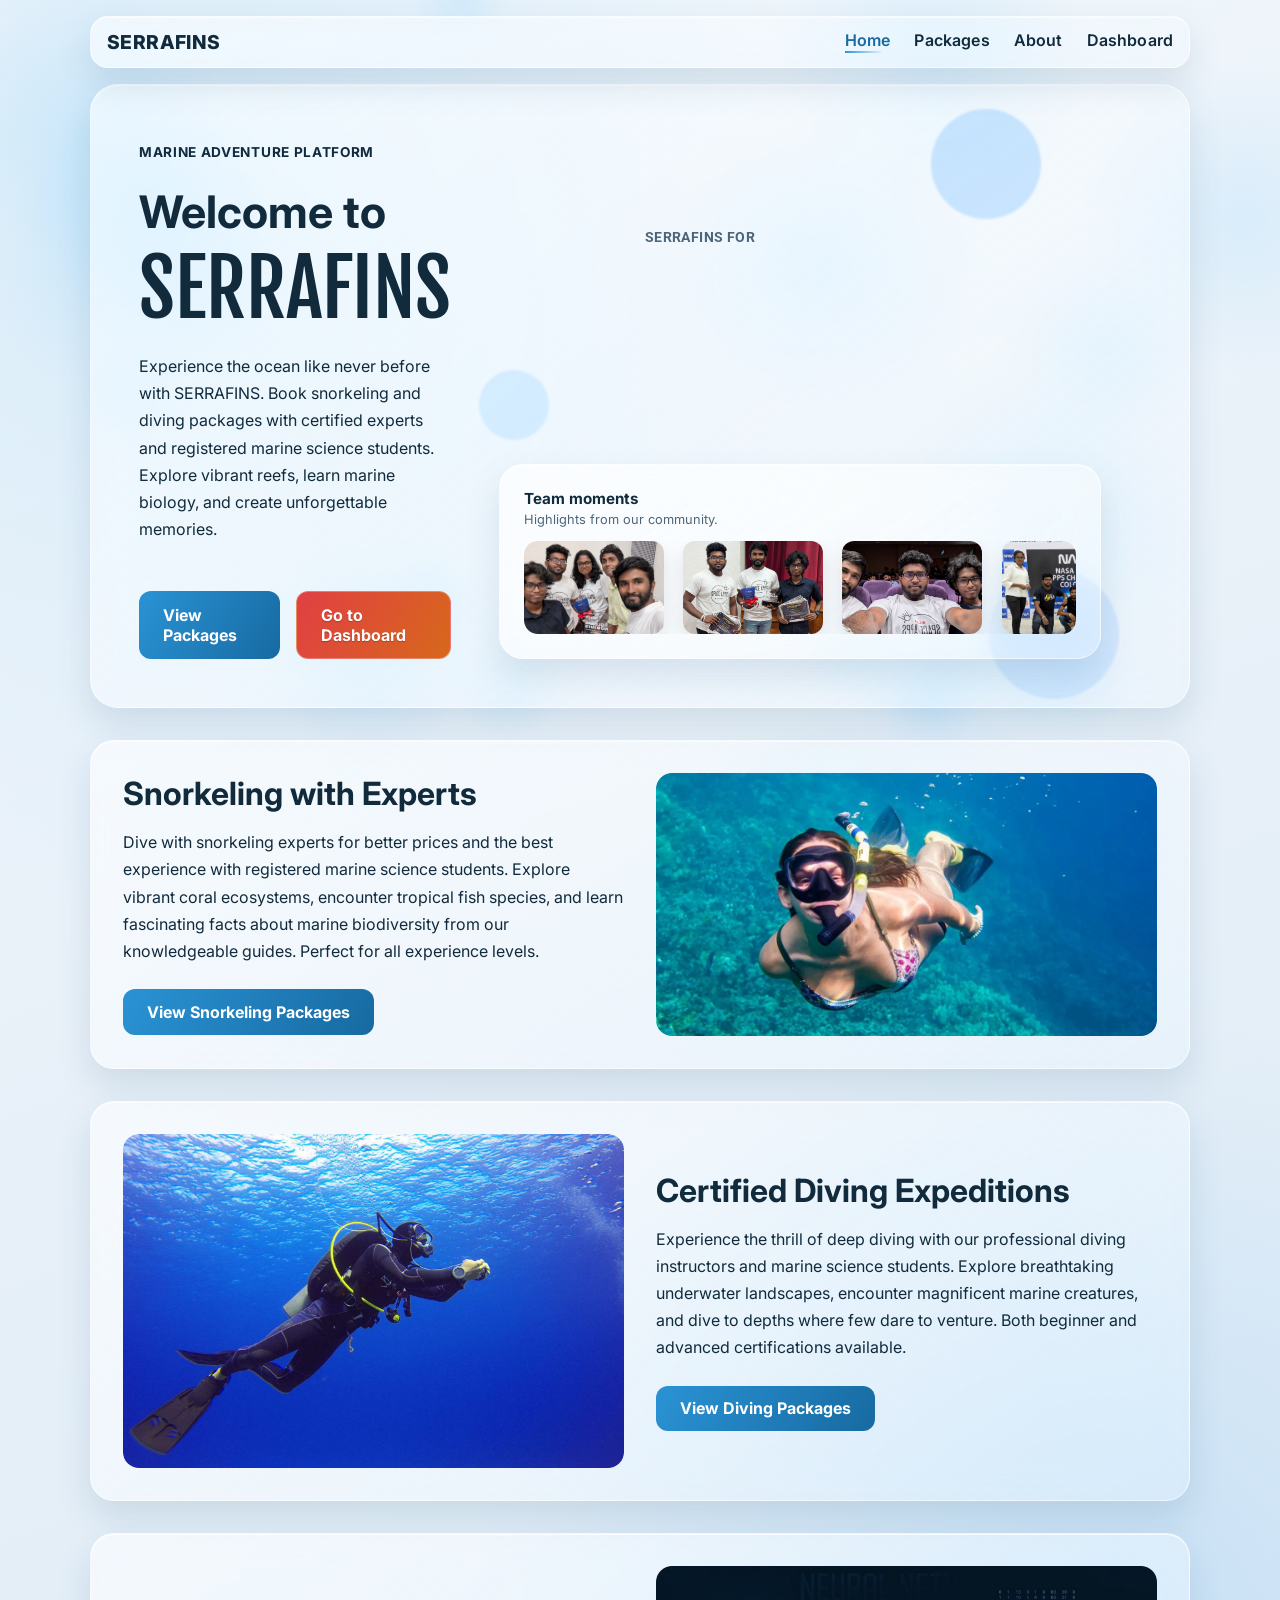
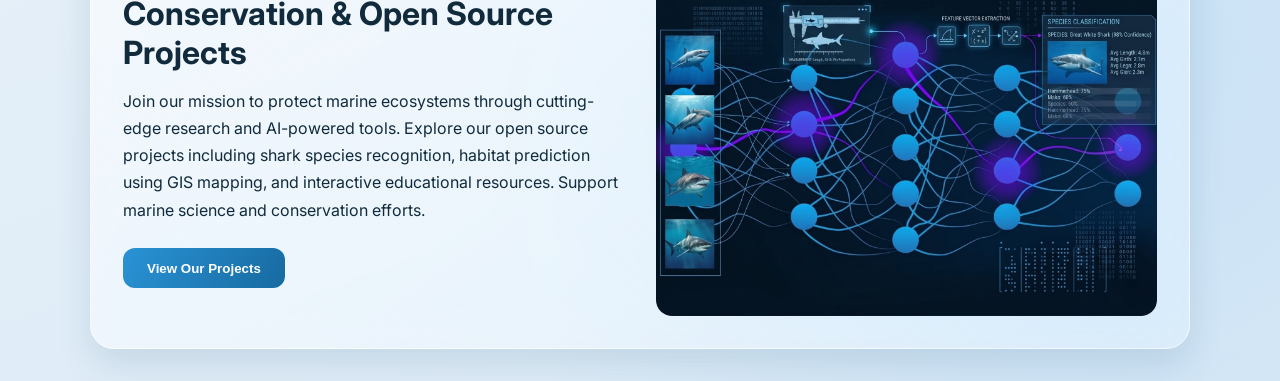
<file: index.html>
<!DOCTYPE html>
<html lang="en">
<head>
    <meta charset="UTF-8" />
    <meta name="viewport" content="width=device-width, initial-scale=1.0" />
    <title>Home</title>
    <meta name="description" content="SERRAFINS — Marine adventure platform. Book snorkeling and diving packages with certified experts." />
    <link rel="preconnect" href="https://fonts.googleapis.com">
    <link rel="preconnect" href="https://fonts.gstatic.com" crossorigin>
    <link href="https://fonts.googleapis.com/css2?family=Fjalla+One&family=Inter:wght@300;400;500;700;800&display=swap" rel="stylesheet">
    <link rel="stylesheet" href="./frontend/css/style.css" />
    <link rel="stylesheet" href="./frontend/css/pages/home.css" />
    <script defer src="./frontend/javascript/main.js"></script>
</head>
<body>
    <canvas id="liquid-canvas" aria-hidden="true"></canvas>
    <div class="ambient-layer"></div>

    <header class="glass nav-wrap">
        <div class="nav-brand">SERRAFINS</div>
        <button class="nav-toggle" type="button" aria-expanded="false" aria-controls="main-navigation" aria-label="Open menu">
            <span></span>
            <span></span>
            <span></span>
        </button>
        <nav id="main-navigation" class="main-nav">
            <a href="./index.html">Home</a>
            <a href="./frontend/pages/packages.html">Packages</a>
            <a href="./frontend/pages/about.html">About</a>
            <a href="./frontend/pages/dashboard.html">Dashboard</a>
        </nav>
    </header>

    <main class="page-shell">
<section class="hero glass">
    <div class="hero-copy">
        <p class="tag">Marine Adventure Platform</p>
        <h1>Welcome to <span class="fjalla-one-regular">SERRAFINS</span></h1>
        <p>
            Experience the ocean like never before with SERRAFINS. Book snorkeling and diving packages with 
            certified experts and registered marine science students. Explore vibrant reefs, learn marine biology, 
            and create unforgettable memories.
        </p>
        <div class="actions">
            <a href="./frontend/pages/packages.html" class="btn btn-primary">View Packages</a>
            <a href="./frontend/pages/dashboard.html" class="btn btn-warm-cta">Go to Dashboard</a>
        </div>
    </div>

    <div class="hero-3d ux-gallery-shell">
        <div class="orb orb-1"></div>
        <div class="orb orb-2"></div>
        <div class="orb orb-3"></div>

        <div class="ux-works-line hero-right-ux">
            <span class="ux-label">SERRAFINS FOR</span>
            <div class="dropping-texts" aria-label="UX works for Researchers, Developers, Snerklers, Divers, and Everyone">
                <div>Researchers</div>
                <div>Developers</div>
                <div>Snerklers</div>
                <div>Divers</div>
                <div>Everyone!</div>
            </div>
        </div>

        <div class="ux-gallery glass">
            <div class="ux-gallery-header">
                <h3>Team moments</h3>
                <p>Highlights from our community.</p>
            </div>
            <div class="repeater-marquee" aria-label="Auto scrolling gallery">
                <div class="repeater-track">
                    <img src="./frontend/images/repeaters/repeater-1.jpeg" alt="Team gallery 1" />
                    <img src="./frontend/images/repeaters/repeater-2.jpeg" alt="Team gallery 2" />
                    <img src="./frontend/images/repeaters/repeater-3.jpeg" alt="Team gallery 3" />
                    <img src="./frontend/images/repeaters/repeater-4.jpeg" alt="Team gallery 4" />
                    <img src="./frontend/images/repeaters/repeater-5.jpeg" alt="Team gallery 5" />
                    <img src="./frontend/images/repeaters/repeater-6.jpeg" alt="Team gallery 6" />
                    <img src="./frontend/images/repeaters/repeater-1.jpeg" alt="Team gallery 1 repeat" />
                    <img src="./frontend/images/repeaters/repeater-2.jpeg" alt="Team gallery 2 repeat" />
                    <img src="./frontend/images/repeaters/repeater-3.jpeg" alt="Team gallery 3 repeat" />
                    <img src="./frontend/images/repeaters/repeater-4.jpeg" alt="Team gallery 4 repeat" />
                    <img src="./frontend/images/repeaters/repeater-5.jpeg" alt="Team gallery 5 repeat" />
                    <img src="./frontend/images/repeaters/repeater-6.jpeg" alt="Team gallery 6 repeat" />
                </div>
            </div>
        </div>
    </div>
</section>

<!-- Snorkeling Section -->
<section class="experience-section glass">
    <div class="experience-content">
        <div class="experience-text">
            <h2>Snorkeling with Experts</h2>
            <p>
                Dive with snorkeling experts for better prices and the best experience with registered marine science students. 
                Explore vibrant coral ecosystems, encounter tropical fish species, and learn fascinating facts about marine biodiversity 
                from our knowledgeable guides. Perfect for all experience levels.
            </p>
            <a href="./frontend/pages/packages.html" class="btn btn-primary">View Snorkeling Packages</a>
        </div>
        <div class="experience-image">
            <img src="./frontend/images/snogling.webp" alt="Snorkeling Experience" class="tilt-card" />
        </div>
    </div>
</section>

<!-- Diving Section -->
<section class="experience-section glass">
    <div class="experience-content reverse">
        <div class="experience-text">
            <h2>Certified Diving Expeditions</h2>
            <p>
                Experience the thrill of deep diving with our professional diving instructors and marine science students. 
                Explore breathtaking underwater landscapes, encounter magnificent marine creatures, and dive to depths where 
                few dare to venture. Both beginner and advanced certifications available.
            </p>
            <a href="./frontend/pages/packages.html" class="btn btn-primary">View Diving Packages</a>
        </div>
        <div class="experience-image">
            <img src="./frontend/images/diving.jpg" alt="Diving Experience" class="tilt-card" />
        </div>
    </div>
</section>

<!-- Conservation & Projects Section -->
<section class="experience-section glass">
    <div class="experience-content">
        <div class="experience-text">
            <h2>Conservation &amp; Open Source Projects</h2>
            <p>
                Join our mission to protect marine ecosystems through cutting-edge research and AI-powered tools. 
                Explore our open source projects including shark species recognition, habitat prediction using GIS mapping, 
                and interactive educational resources. Support marine science and conservation efforts.
            </p>
            <button onclick="openProjectsModal()" class="btn btn-primary">View Our Projects</button>
        </div>
        <div class="experience-image">
            <img src="./frontend/images/cnn.jpeg" alt="Marine Conservation" class="tilt-card" />
        </div>
    </div>
</section>

<!-- Projects Modal -->
<div id="projectsModal" class="modal glass-modal">
    <div class="modal-content glass">
        <span class="close-btn" onclick="closeProjectsModal()">&times;</span>
        <h2>Open Source Projects</h2>
        <p>Explore our marine science initiatives and AI-powered conservation tools.</p>
        <div class="projects-grid">
            <button class="project-btn glass" data-url="./frontend/pages/shark_cnn.html" onclick="window.location.href=this.dataset.url" data-requires-backend>
                <h3>Shark Species CNN</h3>
                <p>AI-powered image recognition using deep learning models (v1 running on-site)</p>
                <small>Login required • Upload shark images for instant analysis</small>
            </button>
            <button class="project-btn glass" data-url="./frontend/pages/shark_key.html" onclick="window.location.href=this.dataset.url">
                <h3>Shark Species Recognition Key</h3>
                <p>Interactive guide to identify shark species by visual characteristics</p>
            </button>
            <button class="project-btn glass" onclick="window.location.href='#'">
                <h3>Shark Habitat GIS</h3>
                <p>Geographic analysis of shark habitats and migration patterns</p>
                <small>Coming Soon</small>
            </button>
        </div>
    </div>
</div>
    </main>

    <script>
        function openProjectsModal() {
            document.getElementById('projectsModal').style.display = 'flex';
        }
        
        function closeProjectsModal() {
            document.getElementById('projectsModal').style.display = 'none';
        }
        
        window.addEventListener('click', (event) => {
            const modal = document.getElementById('projectsModal');
            if (event.target === modal) {
                modal.style.display = 'none';
            }
        });
    </script>
</body>
</html>
</file>
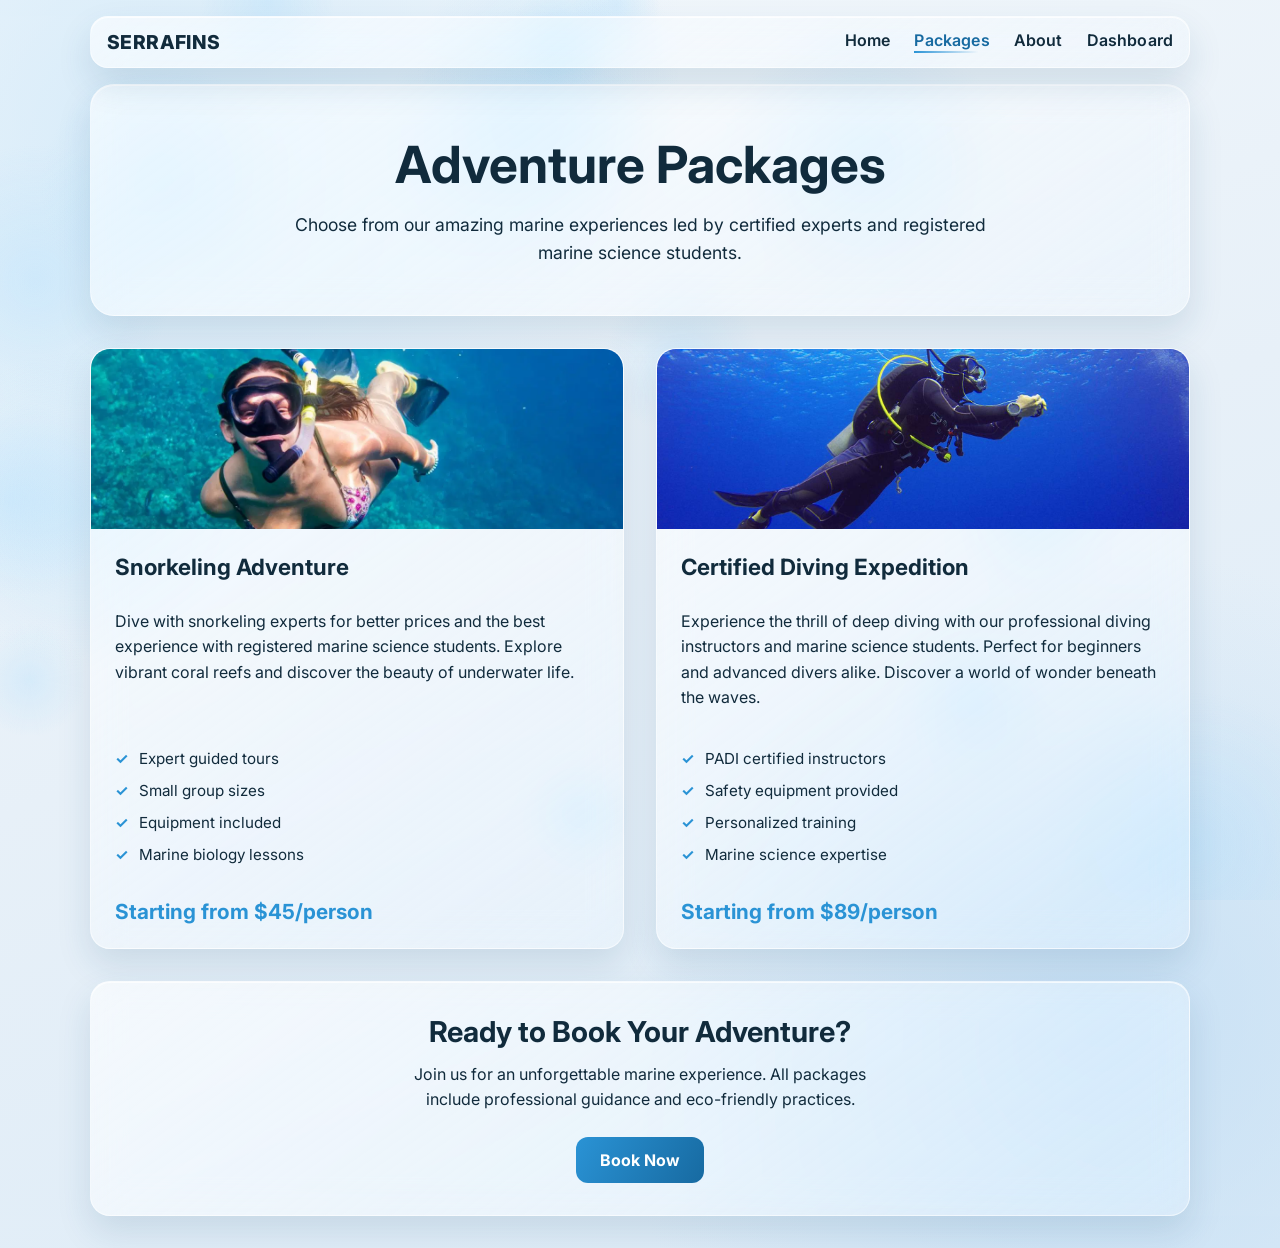
<file: frontend/pages/packages.html>
<!DOCTYPE html>
<html lang="en">
<head>
    <meta charset="UTF-8" />
    <meta name="viewport" content="width=device-width, initial-scale=1.0" />
    <link rel="preconnect" href="https://fonts.googleapis.com">
    <link rel="preconnect" href="https://fonts.gstatic.com" crossorigin>
    <link href="https://fonts.googleapis.com/css2?family=Fjalla+One&family=Inter:wght@300;400;500;700;800&display=swap" rel="stylesheet">
    <link rel="stylesheet" href="../../frontend/css/style.css" />
    <link rel="stylesheet" href="../../frontend/css/pages/packages.css" />
    <script defer src="../../frontend/javascript/main.js"></script>
</head>
<body>
    <canvas id="liquid-canvas" aria-hidden="true"></canvas>
    <div class="ambient-layer"></div>

    <header class="glass nav-wrap">
        <div class="nav-brand">SERRAFINS</div>
        <button class="nav-toggle" type="button" aria-expanded="false" aria-controls="main-navigation" aria-label="Open menu">
            <span></span>
            <span></span>
            <span></span>
        </button>
        <nav id="main-navigation" class="main-nav">
            <a href="../../index.html">Home</a>
            <a href="packages.html">Packages</a>
            <a href="about.html">About</a>
            <a href="dashboard.html">Dashboard</a>
        </nav>
    </header>

    <main class="page-shell">

<link rel="stylesheet" href="../../frontend/css/pages/packages.css" />


<section class="packages-hero glass">
    <h1>Adventure Packages</h1>
    <p>Choose from our amazing marine experiences led by certified experts and registered marine science students.</p>
</section>

<section class="packages-grid">
    <!-- Snorkeling Package -->
    <article class="package-card glass tilt-card">
        <img src="../../frontend/images/snogling.webp" alt="Snorkeling Experience" />
        <div class="package-content">
            <h2>Snorkeling Adventure</h2>
            <p>Dive with snorkeling experts for better prices and the best experience with registered marine science students. Explore vibrant coral reefs and discover the beauty of underwater life.</p>
            <ul class="features">
                <li>Expert guided tours</li>
                <li>Small group sizes</li>
                <li>Equipment included</li>
                <li>Marine biology lessons</li>
            </ul>
            <div class="price">Starting from $45/person</div>
        </div>
    </article>

    <!-- Diving Package -->
    <article class="package-card glass tilt-card">
        <img src="../../frontend/images/diving.jpg" alt="Diving Experience" />
        <div class="package-content">
            <h2>Certified Diving Expedition</h2>
            <p>Experience the thrill of deep diving with our professional diving instructors and marine science students. Perfect for beginners and advanced divers alike. Discover a world of wonder beneath the waves.</p>
            <ul class="features">
                <li>PADI certified instructors</li>
                <li>Safety equipment provided</li>
                <li>Personalized training</li>
                <li>Marine science expertise</li>
            </ul>
            <div class="price">Starting from $89/person</div>
        </div>
    </article>
</section>

<section class="package-cta glass">
    <h2>Ready to Book Your Adventure?</h2>
    <p>Join us for an unforgettable marine experience. All packages include professional guidance and eco-friendly practices.</p>
    <a href="#" class="btn btn-primary">Book Now</a>
</section>
    </main>
</body>
</html>
</file>
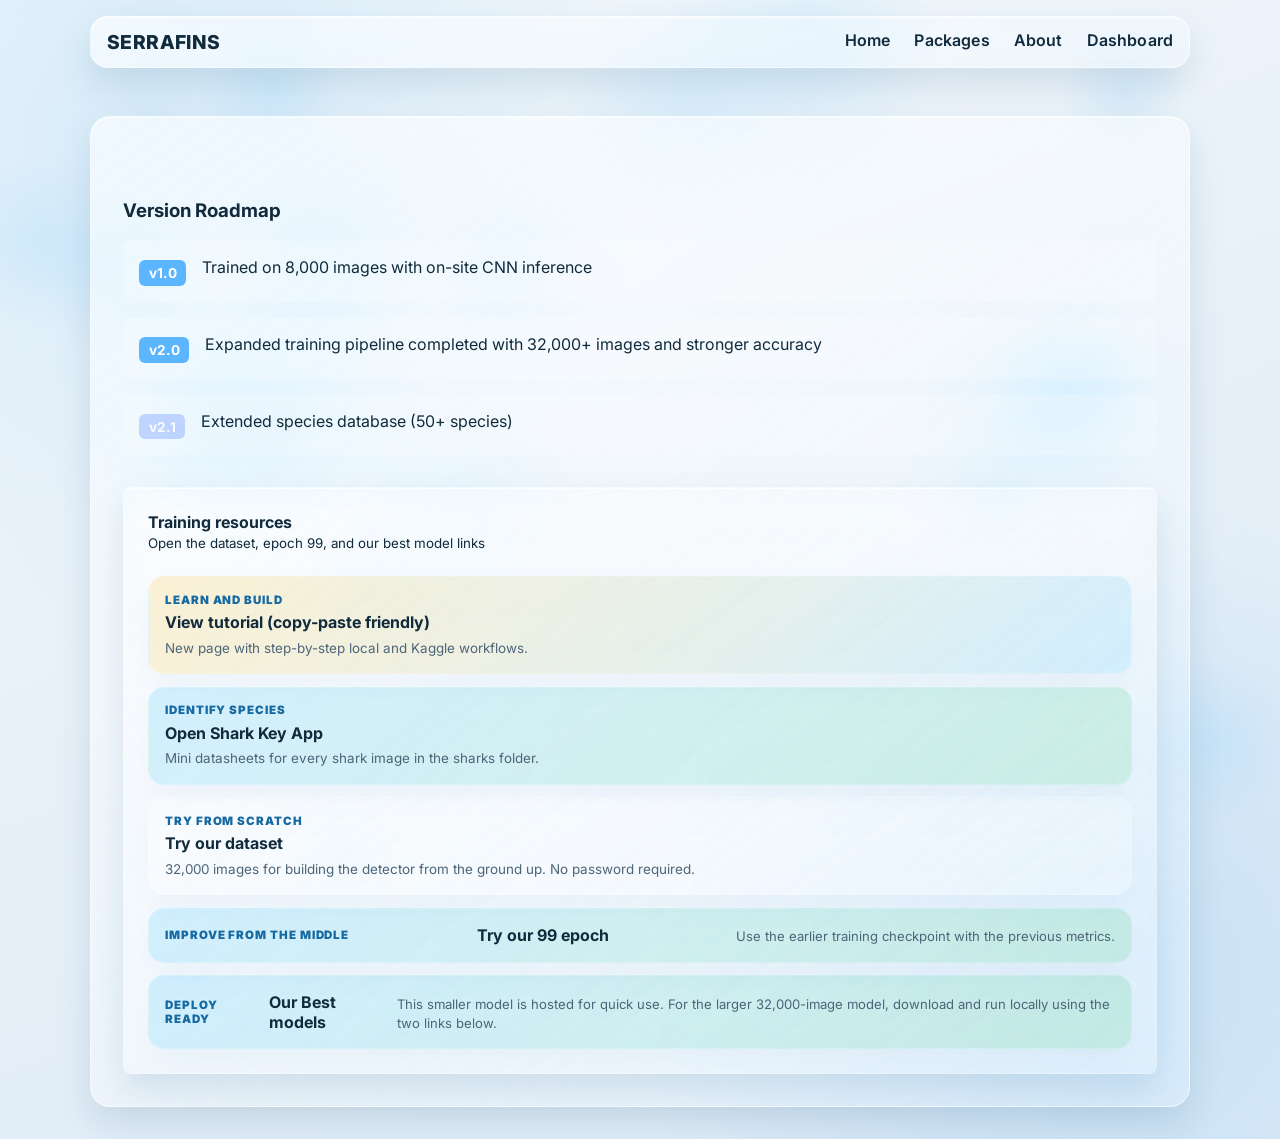
<file: frontend/pages/shark_cnn.html>
<!DOCTYPE html>
<html lang="en">
<head>
    <meta charset="UTF-8" />
    <meta name="viewport" content="width=device-width, initial-scale=1.0" />
    <title>Shark Species CNN</title>
    <link rel="preconnect" href="https://fonts.googleapis.com">
    <link rel="preconnect" href="https://fonts.gstatic.com" crossorigin>
    <link href="https://fonts.googleapis.com/css2?family=Fjalla+One&family=Inter:wght@300;400;500;700;800&display=swap" rel="stylesheet">
    <link rel="stylesheet" href="../../frontend/css/style.css" />
    <link rel="stylesheet" href="../../frontend/css/pages/shark.css" />
    <script defer src="../../frontend/javascript/main.js"></script>
</head>
<body class="shark-cnn-view">
    <canvas id="liquid-canvas" aria-hidden="true"></canvas>
    <div class="ambient-layer"></div>

    <header class="glass nav-wrap">
        <div class="nav-brand">SERRAFINS</div>
        <button class="nav-toggle" type="button" aria-expanded="false" aria-controls="main-navigation" aria-label="Open menu">
            <span></span>
            <span></span>
            <span></span>
        </button>
        <nav id="main-navigation" class="main-nav">
            <a href="../../index.html">Home</a>
            <a href="packages.html">Packages</a>
            <a href="about.html">About</a>
            <a href="dashboard.html">Dashboard</a>
        </nav>
    </header>

    <main class="page-shell">
        <section class="shark-cnn-page">
            <div class="cnn-container glass">
                
                <div class="version-info">
                    <h3>Version Roadmap</h3>
                    <div class="roadmap">
                        <div class="roadmap-item completed">
                            <span class="version-badge">v1.0</span>
                            <p>Trained on 8,000 images with on-site CNN inference</p>
                        </div>
                        <div class="roadmap-item completed">
                            <span class="version-badge">v2.0</span>
                            <p>Expanded training pipeline completed with 32,000+ images and stronger accuracy</p>
                        </div>
                        <div class="roadmap-item pending">
                            <span class="version-badge">v2.1</span>
                            <p>Extended species database (50+ species)</p>
                        </div>
                    </div>

                    <div class="cnn-resource-drawer glass" style="margin-top: 2rem; padding: 1.5rem; border-radius: 8px;">
                        <div style="margin-bottom: 1.5rem;">
                            <h4 style="margin: 0;">Training resources</h4>
                            <small>Open the dataset, epoch 99, and our best model links</small>
                        </div>

                        <div class="cnn-resource-drawer__body">
                            <a class="cnn-resource-link cnn-resource-link--tutorial" href="shark_tutorial.html">
                                <span class="cnn-resource-link__eyebrow">Learn and build</span>
                                <strong>View tutorial (copy-paste friendly)</strong>
                                <small>New page with step-by-step local and Kaggle workflows.</small>
                            </a>

                            <a class="cnn-resource-link cnn-resource-link--primary" href="shark_key.html">
                                <span class="cnn-resource-link__eyebrow">Identify species</span>
                                <strong>Open Shark Key App</strong>
                                <small>Mini datasheets for every shark image in the sharks folder.</small>
                            </a>

                            <a class="cnn-resource-link" href="https://drive.google.com/file/d/1mMLdwKM4OMxPoxAUAJZp5xmyxjgXZpMS/view?usp=drive_link" target="_blank" rel="noopener noreferrer">
                                <span class="cnn-resource-link__eyebrow">Try from scratch</span>
                                <strong>Try our dataset</strong>
                                <small>32,000 images for building the detector from the ground up. No password required.</small>
                            </a>

                            <details class="cnn-resource-accordion">
                                <summary class="cnn-resource-link cnn-resource-link--primary">
                                    <span class="cnn-resource-link__eyebrow">Improve from the middle</span>
                                    <strong>Try our 99 epoch</strong>
                                    <small>Use the earlier training checkpoint with the previous metrics.</small>
                                </summary>
                                <div class="cnn-resource-accordion__panel">
                                    <div class="cnn-resource-link-group cnn-resource-link-group--stacked" aria-label="99 epoch resources">
                                        <a class="cnn-resource-link cnn-resource-link--compact" href="https://drive.google.com/file/d/1uuLxAUSlh4FkMevUHlQT7NIJ6GoLy21A/view?usp=drive_link" data-password-protected="true" target="_blank" rel="noopener noreferrer">
                                            <span class="cnn-resource-link__eyebrow">Lightweight</span>
                                            <strong>YOLO-S 199 Epoch</strong>
                                            <small>Password: www.serrafins.com</small>
                                        </a>

                                        <a class="cnn-resource-link cnn-resource-link--compact" href="https://drive.google.com/file/d/1QiKr5z9GlMPRCF2EC0sJxr4Dwxu0ES4A/view?usp=drive_link" data-password-protected="true" target="_blank" rel="noopener noreferrer">
                                            <span class="cnn-resource-link__eyebrow">Balanced</span>
                                            <strong>YOLO-M 99 Epoch</strong>
                                            <small>Password: www.serrafins.com</small>
                                        </a>
                                    </div>
                                </div>
                            </details>

                            <details class="cnn-resource-accordion">
                                <summary class="cnn-resource-link cnn-resource-link--primary">
                                    <span class="cnn-resource-link__eyebrow">Deploy ready</span>
                                    <strong>Our Best models</strong>
                                    <small>This smaller model is hosted for quick use. For the larger 32,000-image model, download and run locally using the two links below.</small>
                                </summary>
                                <div class="cnn-resource-accordion__panel">
                                    <div class="cnn-resource-link-group cnn-resource-link-group--stacked" aria-label="Best models resources">
                                        <a class="cnn-resource-link cnn-resource-link--compact" href="https://drive.google.com/file/d/170KnGsO574CHDc3AFZoljcBqKXH4t1Z4/view?usp=drive_link" data-password-protected="true" target="_blank" rel="noopener noreferrer">
                                            <span class="cnn-resource-link__eyebrow">Lightweight</span>
                                            <strong>YOLO-S Best Model</strong>
                                            <small>Password: www.seraffins.com</small>
                                        </a>

                                        <a class="cnn-resource-link cnn-resource-link--compact" href="https://drive.google.com/file/d/1u8F5Eepw0KwMSDLx1ahgCmDyocqrNVJh/view?usp=drive_link" data-password-protected="true" target="_blank" rel="noopener noreferrer">
                                            <span class="cnn-resource-link__eyebrow">Balanced</span>
                                            <strong>YOLO-M Best Model</strong>
                                            <small>Password: www.seraffins.com</small>
                                        </a>
                                    </div>
                                </div>
                            </details>
                        </div>
                    </div>
                </div>

            </div>
        </section>
    </main>

    <script>
        const passwordProtectedLinks = document.querySelectorAll('.cnn-resource-link[data-password-protected="true"]');

        passwordProtectedLinks.forEach((link) => {
            link.addEventListener('click', (event) => {
                const href = (link.getAttribute('href') || '').trim();
                if (!href || href === '#') {
                    event.preventDefault();
                    alert('This file link is not available yet.');
                    return;
                }

                alert('Password for this file: www.serrafins.com');
            });
        });
    </script>
</body>
</html>
</file>
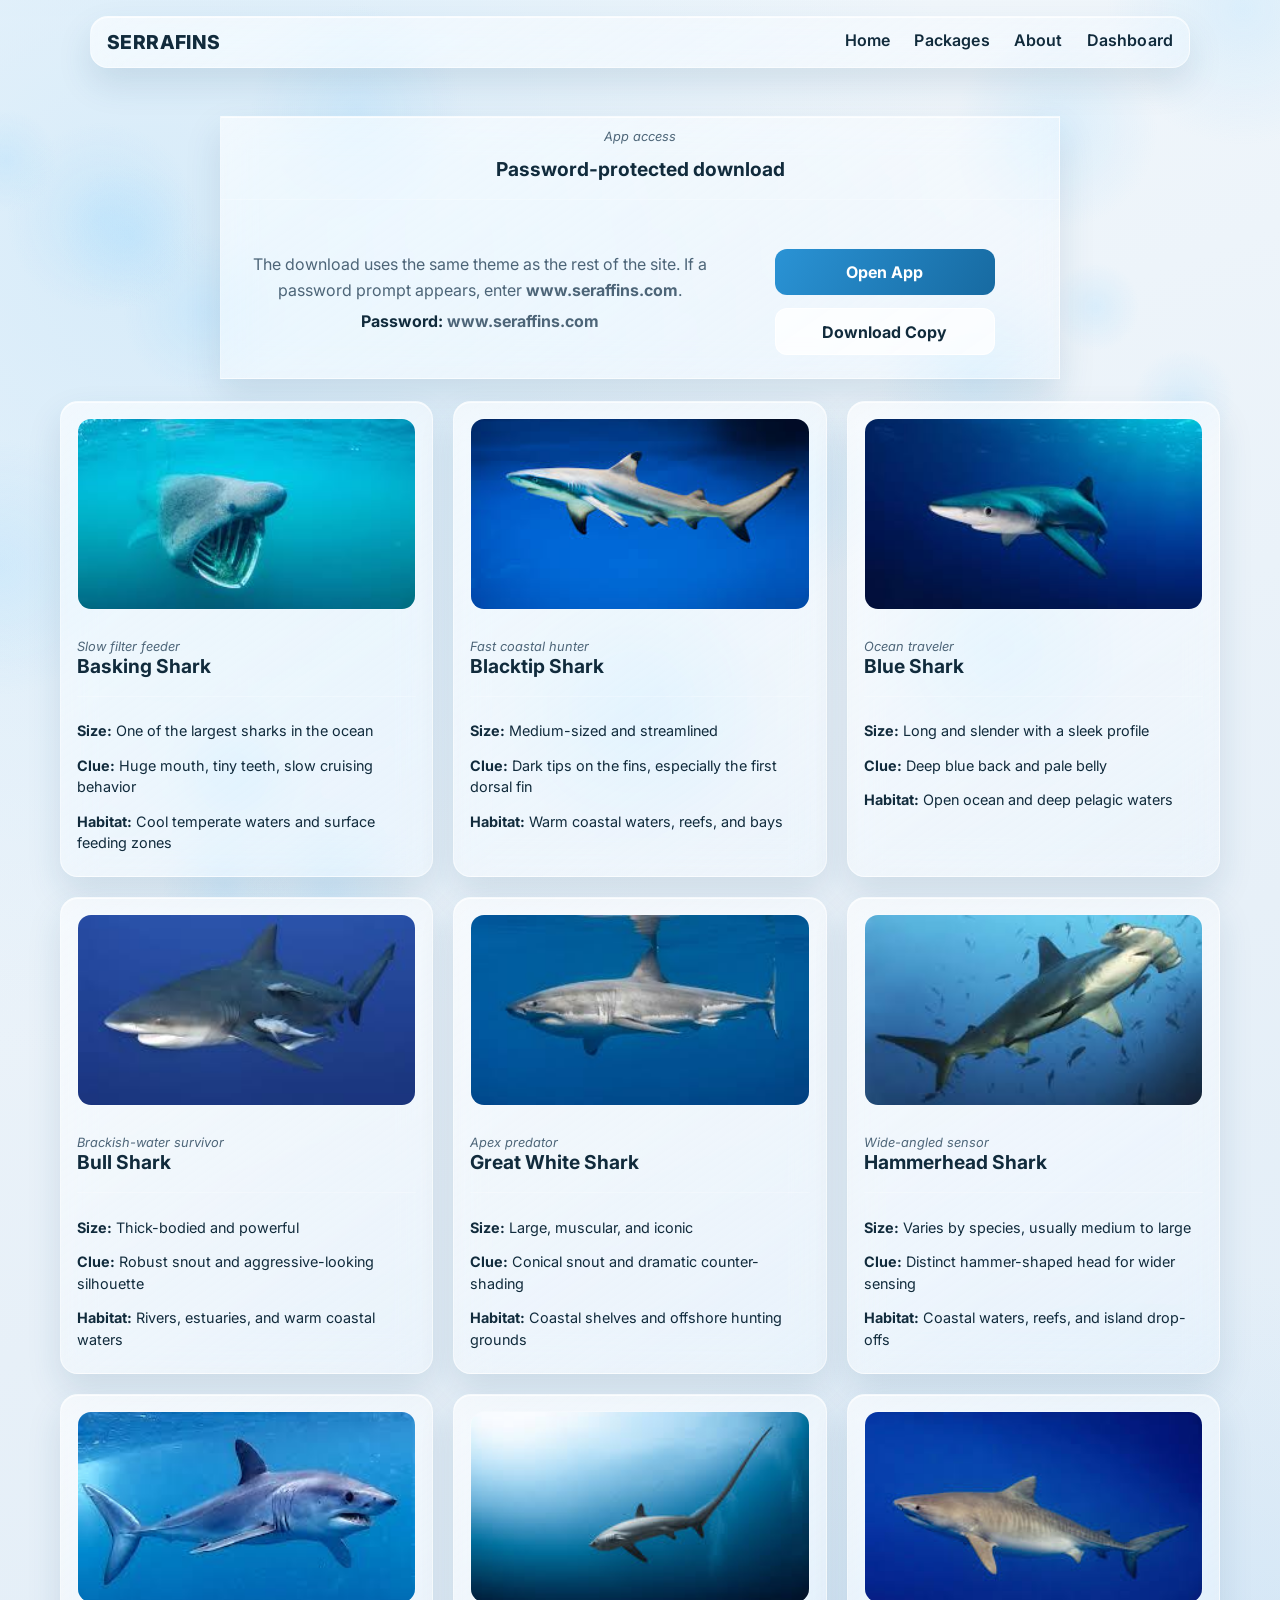
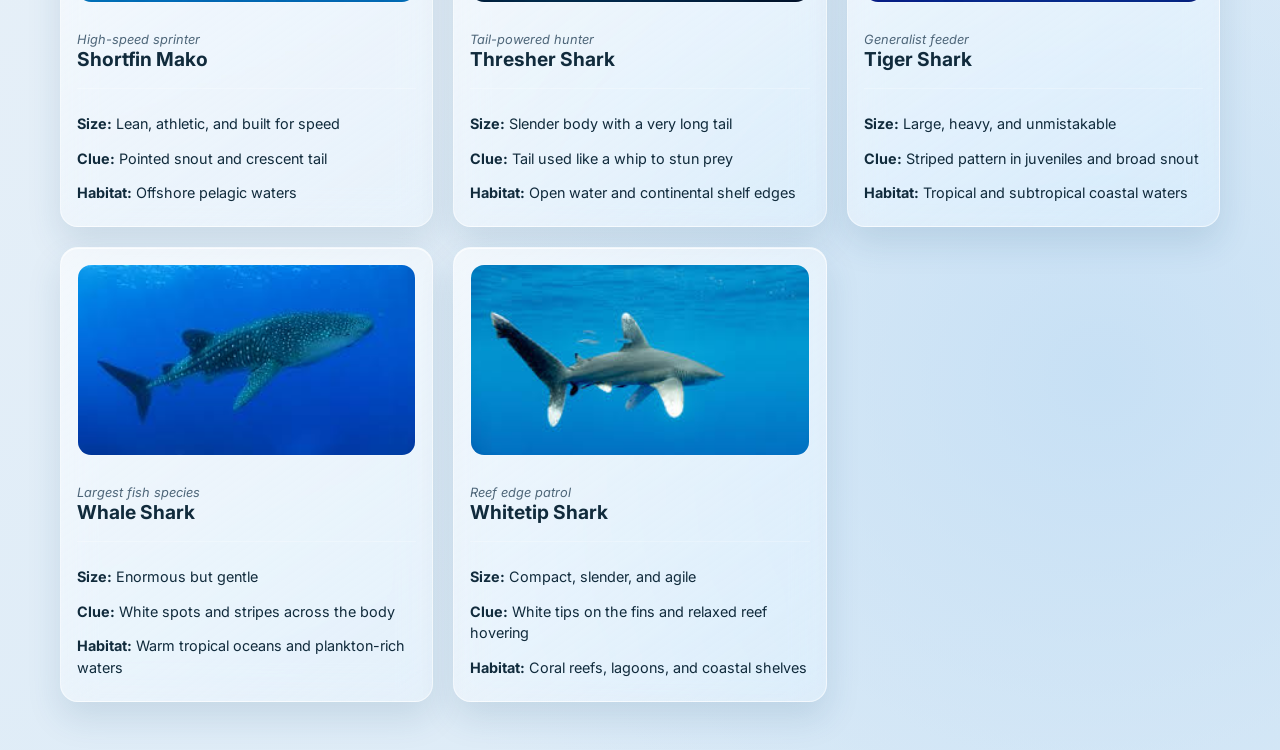
<file: frontend/pages/shark_key.html>
<!DOCTYPE html>
<html lang="en">
<head>
    <meta charset="UTF-8" />
    <meta name="viewport" content="width=device-width, initial-scale=1.0" />
    <title>Shark Species Recognition Key</title>
    <meta name="description" content="A themed shark key app with mini datasheets for every shark image in the project." />
    <link rel="preconnect" href="https://fonts.googleapis.com">
    <link rel="preconnect" href="https://fonts.gstatic.com" crossorigin>
    <link href="https://fonts.googleapis.com/css2?family=Fjalla+One&family=Inter:wght@300;400;500;700;800&display=swap" rel="stylesheet">
    <link rel="stylesheet" href="../../frontend/css/style.css" />
    <link rel="stylesheet" href="../../frontend/css/pages/shark.css" />
    <script defer src="../../frontend/javascript/main.js"></script>
</head>
<body class="shark-key-view">
    <canvas id="liquid-canvas" aria-hidden="true"></canvas>
    <div class="ambient-layer"></div>

    <header class="glass nav-wrap">
        <div class="nav-brand">SERRAFINS</div>
        <button class="nav-toggle" type="button" aria-expanded="false" aria-controls="main-navigation" aria-label="Open menu">
            <span></span>
            <span></span>
            <span></span>
        </button>
        <nav id="main-navigation" class="main-nav">
            <a href="../../index.html">Home</a>
            <a href="packages.html">Packages</a>
            <a href="about.html">About</a>
            <a href="dashboard.html">Dashboard</a>
        </nav>
    </header>

    <main class="page-shell">
        <section class="shark-key-page">
            <section class="shark-key-download glass" aria-labelledby="app-access-title">
                <div class="species-header">
                    <p class="species-code">App access</p>
                    <h3 id="app-access-title">Password-protected download</h3>
                </div>
                <div class="key-app-panel">
                    <div class="key-app-panel__copy">
                        <p>
                            The download uses the same theme as the rest of the site. If a password prompt appears,
                            enter <strong>www.seraffins.com</strong>.
                        </p>
                        <p class="key-app-password"><span>Password:</span> www.seraffins.com</p>
                    </div>
                    <div class="key-app-panel__actions actions">
                        <a class="btn btn-primary" href="#" onclick="alert('The app will be available after the International Shark Conference 2026.'); return false;">Open App</a>
                        <a class="btn btn-soft" href="https://drive.google.com/file/d/1MuLYfgtJJ316mV8qDTx9jZCLyuHSwQW4/view?usp=sharing" target="_blank" rel="noopener noreferrer">Download Copy</a>
                    </div>
                </div>
            </section>

            <section class="key-grid" aria-label="Mini datasheets for every shark image">
                <article class="species-card glass">
                    <div class="species-thumb-wrap">
                        <img class="species-thumb" src="../../frontend/images/sharks/basking.jpg" alt="Basking shark" loading="lazy" />
                    </div>
                    <div class="species-header">
                        <p class="species-code">Slow filter feeder</p>
                        <h3>Basking Shark</h3>
                    </div>
                    <ul class="characteristics">
                        <li><strong>Size:</strong> One of the largest sharks in the ocean</li>
                        <li><strong>Clue:</strong> Huge mouth, tiny teeth, slow cruising behavior</li>
                        <li><strong>Habitat:</strong> Cool temperate waters and surface feeding zones</li>
                    </ul>
                </article>

                <article class="species-card glass">
                    <div class="species-thumb-wrap">
                        <img class="species-thumb" src="../../frontend/images/sharks/blacktip.jpg" alt="Blacktip shark" loading="lazy" />
                    </div>
                    <div class="species-header">
                        <p class="species-code">Fast coastal hunter</p>
                        <h3>Blacktip Shark</h3>
                    </div>
                    <ul class="characteristics">
                        <li><strong>Size:</strong> Medium-sized and streamlined</li>
                        <li><strong>Clue:</strong> Dark tips on the fins, especially the first dorsal fin</li>
                        <li><strong>Habitat:</strong> Warm coastal waters, reefs, and bays</li>
                    </ul>
                </article>

                <article class="species-card glass">
                    <div class="species-thumb-wrap">
                        <img class="species-thumb" src="../../frontend/images/sharks/blue.jpg" alt="Blue shark" loading="lazy" />
                    </div>
                    <div class="species-header">
                        <p class="species-code">Ocean traveler</p>
                        <h3>Blue Shark</h3>
                    </div>
                    <ul class="characteristics">
                        <li><strong>Size:</strong> Long and slender with a sleek profile</li>
                        <li><strong>Clue:</strong> Deep blue back and pale belly</li>
                        <li><strong>Habitat:</strong> Open ocean and deep pelagic waters</li>
                    </ul>
                </article>

                <article class="species-card glass">
                    <div class="species-thumb-wrap">
                        <img class="species-thumb" src="../../frontend/images/sharks/bull.jpg" alt="Bull shark" loading="lazy" />
                    </div>
                    <div class="species-header">
                        <p class="species-code">Brackish-water survivor</p>
                        <h3>Bull Shark</h3>
                    </div>
                    <ul class="characteristics">
                        <li><strong>Size:</strong> Thick-bodied and powerful</li>
                        <li><strong>Clue:</strong> Robust snout and aggressive-looking silhouette</li>
                        <li><strong>Habitat:</strong> Rivers, estuaries, and warm coastal waters</li>
                    </ul>
                </article>

                <article class="species-card glass">
                    <div class="species-thumb-wrap">
                        <img class="species-thumb" src="../../frontend/images/sharks/greatwhite.jpg" alt="Great white shark" loading="lazy" />
                    </div>
                    <div class="species-header">
                        <p class="species-code">Apex predator</p>
                        <h3>Great White Shark</h3>
                    </div>
                    <ul class="characteristics">
                        <li><strong>Size:</strong> Large, muscular, and iconic</li>
                        <li><strong>Clue:</strong> Conical snout and dramatic counter-shading</li>
                        <li><strong>Habitat:</strong> Coastal shelves and offshore hunting grounds</li>
                    </ul>
                </article>

                <article class="species-card glass">
                    <div class="species-thumb-wrap">
                        <img class="species-thumb" src="../../frontend/images/sharks/hammerhead.jpg" alt="Hammerhead shark" loading="lazy" />
                    </div>
                    <div class="species-header">
                        <p class="species-code">Wide-angled sensor</p>
                        <h3>Hammerhead Shark</h3>
                    </div>
                    <ul class="characteristics">
                        <li><strong>Size:</strong> Varies by species, usually medium to large</li>
                        <li><strong>Clue:</strong> Distinct hammer-shaped head for wider sensing</li>
                        <li><strong>Habitat:</strong> Coastal waters, reefs, and island drop-offs</li>
                    </ul>
                </article>

                <article class="species-card glass">
                    <div class="species-thumb-wrap">
                        <img class="species-thumb" src="../../frontend/images/sharks/mako.jpg" alt="Shortfin mako shark" loading="lazy" />
                    </div>
                    <div class="species-header">
                        <p class="species-code">High-speed sprinter</p>
                        <h3>Shortfin Mako</h3>
                    </div>
                    <ul class="characteristics">
                        <li><strong>Size:</strong> Lean, athletic, and built for speed</li>
                        <li><strong>Clue:</strong> Pointed snout and crescent tail</li>
                        <li><strong>Habitat:</strong> Offshore pelagic waters</li>
                    </ul>
                </article>

                <article class="species-card glass">
                    <div class="species-thumb-wrap">
                        <img class="species-thumb" src="../../frontend/images/sharks/thresher.jpg" alt="Thresher shark" loading="lazy" />
                    </div>
                    <div class="species-header">
                        <p class="species-code">Tail-powered hunter</p>
                        <h3>Thresher Shark</h3>
                    </div>
                    <ul class="characteristics">
                        <li><strong>Size:</strong> Slender body with a very long tail</li>
                        <li><strong>Clue:</strong> Tail used like a whip to stun prey</li>
                        <li><strong>Habitat:</strong> Open water and continental shelf edges</li>
                    </ul>
                </article>

                <article class="species-card glass">
                    <div class="species-thumb-wrap">
                        <img class="species-thumb" src="../../frontend/images/sharks/tiger.jpg" alt="Tiger shark" loading="lazy" />
                    </div>
                    <div class="species-header">
                        <p class="species-code">Generalist feeder</p>
                        <h3>Tiger Shark</h3>
                    </div>
                    <ul class="characteristics">
                        <li><strong>Size:</strong> Large, heavy, and unmistakable</li>
                        <li><strong>Clue:</strong> Striped pattern in juveniles and broad snout</li>
                        <li><strong>Habitat:</strong> Tropical and subtropical coastal waters</li>
                    </ul>
                </article>

                <article class="species-card glass">
                    <div class="species-thumb-wrap">
                        <img class="species-thumb" src="../../frontend/images/sharks/whale.jpg" alt="Whale shark" loading="lazy" />
                    </div>
                    <div class="species-header">
                        <p class="species-code">Largest fish species</p>
                        <h3>Whale Shark</h3>
                    </div>
                    <ul class="characteristics">
                        <li><strong>Size:</strong> Enormous but gentle</li>
                        <li><strong>Clue:</strong> White spots and stripes across the body</li>
                        <li><strong>Habitat:</strong> Warm tropical oceans and plankton-rich waters</li>
                    </ul>
                </article>

                <article class="species-card glass">
                    <div class="species-thumb-wrap">
                        <img class="species-thumb" src="../../frontend/images/sharks/whitetip.jpg" alt="Whitetip shark" loading="lazy" />
                    </div>
                    <div class="species-header">
                        <p class="species-code">Reef edge patrol</p>
                        <h3>Whitetip Shark</h3>
                    </div>
                    <ul class="characteristics">
                        <li><strong>Size:</strong> Compact, slender, and agile</li>
                        <li><strong>Clue:</strong> White tips on the fins and relaxed reef hovering</li>
                        <li><strong>Habitat:</strong> Coral reefs, lagoons, and coastal shelves</li>
                    </ul>
                </article>
            </section>
        </section>
    </main>
</body>
</html>
</file>
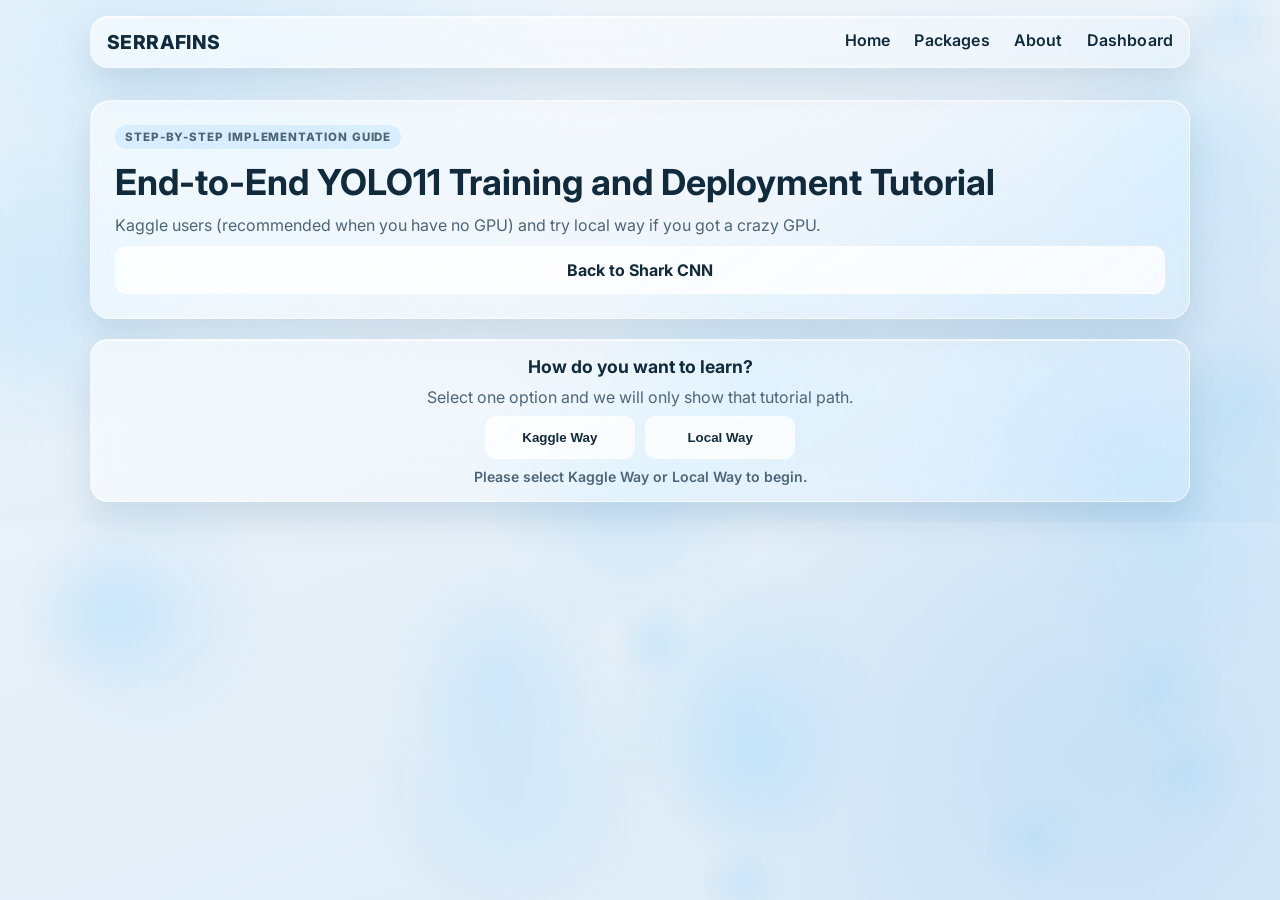
<file: frontend/pages/shark_tutorial.html>
<!DOCTYPE html>
<html lang="en">
<head>
    <meta charset="UTF-8" />
    <meta name="viewport" content="width=device-width, initial-scale=1.0" />
    <title>YOLO11 Tutorial</title>
    <link rel="preconnect" href="https://fonts.googleapis.com">
    <link rel="preconnect" href="https://fonts.gstatic.com" crossorigin>
    <link href="https://fonts.googleapis.com/css2?family=Fjalla+One&family=Inter:wght@300;400;500;700;800&display=swap" rel="stylesheet">
    <link rel="stylesheet" href="../../frontend/css/style.css" />
    <link rel="stylesheet" href="../../frontend/css/pages/shark.css" />
    <script defer src="../../frontend/javascript/main.js"></script>
</head>
<body class="shark-cnn-view">
    <canvas id="liquid-canvas" aria-hidden="true"></canvas>
    <div class="ambient-layer"></div>

    <header class="glass nav-wrap">
        <div class="nav-brand">SERRAFINS</div>
        <button class="nav-toggle" type="button" aria-expanded="false" aria-controls="main-navigation" aria-label="Open menu">
            <span></span>
            <span></span>
            <span></span>
        </button>
        <nav id="main-navigation" class="main-nav">
            <a href="../../index.html">Home</a>
            <a href="packages.html">Packages</a>
            <a href="about.html">About</a>
            <a href="dashboard.html">Dashboard</a>
        </nav>
    </header>

    <main class="page-shell">

<link rel="stylesheet" href="../../frontend/css/pages/shark.css" />


<section class="shark-tutorial-page">
    <header class="tutorial-hero glass">
        <p class="tutorial-kicker">Step-by-step implementation guide</p>
        <h1>End-to-End YOLO11 Training and Deployment Tutorial</h1>
        <p>
            Kaggle users (recommended when you have no GPU)
            and try local way if you got a crazy GPU. 
        </p>
        <a href="shark_cnn.html" class="btn btn-soft">Back to Shark CNN</a>
    </header>

    <section class="tutorial-question glass" aria-labelledby="tutorial-question-title">
        <h2 id="tutorial-question-title">How do you want to learn?</h2>
        <p>Select one option and we will only show that tutorial path.</p>
        <div class="tutorial-question__actions" role="group" aria-label="Tutorial path selection">
            <button type="button" class="btn btn-soft tutorial-select-btn" id="select-kaggle-btn" data-track="kaggle">Kaggle Way</button>
            <button type="button" class="btn btn-soft tutorial-select-btn" id="select-local-btn" data-track="local">Local Way</button>
        </div>
        <p id="tutorialSelectionStatus" class="tutorial-selection-status" aria-live="polite">Please select Kaggle Way or Local Way to begin.</p>
    </section>

    <div class="tutorial-track-grid">
        <article class="tutorial-track glass" id="local-track" aria-hidden="false">
            <div class="tutorial-track__head">
                <h2>Local Users (Windows + NVIDIA GPU)</h2>
                <p>Complete workflow from environment setup to Gradio app deployment.</p>
            </div>

            <section class="tutorial-step">
                <h3>Step 1: Environment and Dependency Setup</h3>
                <p>Use strict versions to keep CUDA, PyTorch, and Ultralytics stable.</p>
                <div class="tutorial-code-wrap">
                    <button class="tutorial-copy-btn" data-copy-target="local-setup">Copy</button>
                    <pre id="local-setup"><code># 1) Install Python 3.11
winget install -e --id Python.Python.3.11

# 2) Create and activate a virtual environment
python -m venv A:\nc_files\waralen_ai\env\sharkenv
call A:\nc_files\waralen_ai\env\sharkenv\Scripts\activate.bat

# 3) Install PyTorch for CUDA 12.1
pip install torch==2.4.1+cu121 torchvision==0.19.1+cu121 torchaudio==2.4.1+cu121 --extra-index-url https://download.pytorch.org/whl/cu121

# 4) Install YOLO + Gradio + support packages
pip install ultralytics==8.3.0 opencv-python==4.10.0.84 Pillow==10.4.0 numpy==1.26.4 gradio==4.44.0 PyYAML==6.0.2 tqdm==4.66.5</code></pre>
                </div>
            </section>

            <section class="tutorial-step">
                <h3>Step 2: Initial Training (tune.py)</h3>
                <div class="tutorial-code-wrap">
                    <button class="tutorial-copy-btn" data-copy-target="local-tune">Copy</button>
                    <pre id="local-tune"><code>from pathlib import Path
from ultralytics import YOLO

if __name__ == "__main__":
    root = Path(__file__).resolve().parent
    data_yaml = (root / "data.yaml").resolve()

    if not data_yaml.exists():
        raise FileNotFoundError(f"data.yaml not found: {data_yaml}")

    print(f"Using data.yaml: {data_yaml}")
    print("Initializing yolo11s.pt (will auto-download if missing)...")

    model = YOLO("yolo11s.pt")

    results = model.train(
        data=str(data_yaml),
        epochs=200,
        imgsz=512,
        batch=16,
        device=0,
        workers=2,
        name="shark_yolo11s",
        patience=0,
        optimizer="AdamW",
        augment=True,
        amp=False,
        lr0=0.001,
        save_period=1
    )

    model.val()
    model.export(format="onnx")
    print("Best model saved at: runs/detect/shark_yolo11s/weights/best.onnx")</code></pre>
                </div>
            </section>

            <section class="tutorial-step">
                <h3>Step 3: Resume After Crash (resume.py)</h3>
                <p>Use this when RAM or VRAM causes an interruption.</p>
                <div class="tutorial-code-wrap">
                    <button class="tutorial-copy-btn" data-copy-target="local-resume">Copy</button>
                    <pre id="local-resume"><code>from ultralytics import YOLO

if __name__ == '__main__':
    model = YOLO(r'D:\new\runs\detect\shark_yolo11s2\weights\last.pt')

    print("Resuming training with reduced RAM load...")
    results = model.train(
        resume=True,
        workers=0,
        batch=8
    )</code></pre>
                </div>
            </section>

            <section class="tutorial-step">
                <h3>Step 4: Build Web UI (app.py)</h3>
                <div class="tutorial-code-wrap">
                    <button class="tutorial-copy-btn" data-copy-target="local-app">Copy</button>
                    <pre id="local-app"><code>"""
Single-image shark polygon detection demo
"""
import gradio as gr
from ultralytics import YOLO

MODEL_PATH = "D:/new/runs/detect/shark_yolo11s2/weights/best.pt"

print("Loading model...")
model = YOLO(MODEL_PATH)

def shark_id(image):
    results = model.predict(image, conf=0.50, imgsz=640)
    annotated_img = results[0].plot()
    return annotated_img[:, :, ::-1]

demo = gr.Interface(
    fn=shark_id,
    inputs=gr.Image(type="numpy", label="Drop shark image here"),
    outputs=gr.Image(type="numpy", label="Detection Results"),
    title="YOLO11 Shark Identifier",
    description="Upload an image of a shark to test model detection accuracy."
)

if __name__ == "__main__":
    demo.launch(server_name="127.0.0.1", server_port=7860, share=True)</code></pre>
                </div>
            </section>
        </article>

        <article class="tutorial-track glass" id="kaggle-track" aria-hidden="false">
            <div class="tutorial-track__head">
                <h2>Kaggle Users (No GPU? Use this path)</h2>
                <p>If you have no local GPU, Kaggle is the recommended workflow.</p>
            </div>

            <section class="tutorial-step">
                <h3>Kaggle Markdown Cell 1: Introduction</h3>
                <div class="tutorial-code-wrap">
                    <button class="tutorial-copy-btn" data-copy-target="kaggle-md-1">Copy</button>
                    <pre id="kaggle-md-1"><code># Marine Species Detection with YOLO11

Welcome to this guide for training a YOLO11 object detection model for marine life.

In this project, shark images and background frames are spread across multiple Kaggle datasets.

This notebook teaches you to:
1. Set up the YOLO11 environment in Kaggle.
2. Bypass Kaggle network logger bugs.
3. Dynamically combine scattered directories without moving huge files.
4. Train YOLO11 using dual GPUs.</code></pre>
                </div>
            </section>

            <section class="tutorial-step">
                <h3>Kaggle Code Cell 1: Environment Setup</h3>
                <div class="tutorial-code-wrap">
                    <button class="tutorial-copy-btn" data-copy-target="kaggle-code-1">Copy</button>
                    <pre id="kaggle-code-1"><code>!pip install -U ultralytics

import os
from ultralytics import YOLO, settings

os.environ["WANDB_MODE"] = "disabled"
os.environ["COMET_MODE"] = "DISABLED"
os.environ["CLEARML_WEB_HOST"] = ""
settings.update({'wandb': False, 'comet': False})

print("Environment setup complete. External loggers disabled.")</code></pre>
                </div>
            </section>

            <section class="tutorial-step">
                <h3>Kaggle Markdown Cell 2: Data Preparation Strategy</h3>
                <div class="tutorial-code-wrap">
                    <button class="tutorial-copy-btn" data-copy-target="kaggle-md-2">Copy</button>
                    <pre id="kaggle-md-2"><code>## Data Preparation Strategy

YOLO normally expects images in a single train/val folder. With multiple Kaggle inputs,
copying everything can waste too much storage and time.

Use text files that list absolute image paths. Then point data.yaml to those text files.
YOLO will map labels automatically.</code></pre>
                </div>
            </section>

            <section class="tutorial-step">
                <h3>Kaggle Code Cell 2: Dynamic Data Merging</h3>
                <div class="tutorial-code-wrap">
                    <button class="tutorial-copy-btn" data-copy-target="kaggle-code-2">Copy</button>
                    <pre id="kaggle-code-2"><code>import os
import yaml
from ultralytics import settings

def prepare_yolo_dataset():
    working_yaml = "/kaggle/working/kaggle_data.yaml"
    train_txt = "/kaggle/working/train_images.txt"
    val_txt = "/kaggle/working/val_images.txt"

    settings.update({'datasets_dir': '/kaggle/working'})

    train_dirs = [
        '/kaggle/input/datasets/shashikachamath/sharks/train/images',
        '/kaggle/input/datasets/shashikachamath/trainimagesbc'
    ]

    with open(train_txt, 'w') as f:
        for d in train_dirs:
            if os.path.exists(d):
                for img in os.listdir(d):
                    if img.lower().endswith(('.png', '.jpg', '.jpeg')):
                        f.write(os.path.join(d, img) + '\n')

    val_dirs = [
        '/kaggle/input/datasets/shashikachamath/sharks/valid/images',
        '/kaggle/input/datasets/shashikachamath/backgroundsval/val/images'
    ]

    with open(val_txt, 'w') as f:
        for d in val_dirs:
            if os.path.exists(d):
                for img in os.listdir(d):
                    if img.lower().endswith(('.png', '.jpg', '.jpeg')):
                        f.write(os.path.join(d, img) + '\n')

    yaml_data = {
        'path': '',
        'train': train_txt,
        'val': val_txt,
        'nc': 12,
        'names': {
            0: 'Class_0', 1: 'Class_1', 2: 'Class_2', 3: 'Class_3',
            4: 'Class_4', 5: 'Class_5', 6: 'Class_6', 7: 'Class_7',
            8: 'Class_8', 9: 'Class_9', 10: 'Class_10', 11: 'Class_11'
        }
    }

    with open(working_yaml, 'w') as f:
        yaml.dump(yaml_data, f)

    return working_yaml

yaml_path = prepare_yolo_dataset()
print(f"YAML generated at: {yaml_path}")</code></pre>
                </div>
            </section>

            <section class="tutorial-step">
                <h3>Kaggle Markdown Cell 3: Training the Model</h3>
                <div class="tutorial-code-wrap">
                    <button class="tutorial-copy-btn" data-copy-target="kaggle-md-3">Copy</button>
                    <pre id="kaggle-md-3"><code>## Training Phase

Now that data is mapped, start training with dual T4 GPUs using device=[0, 1].
Load a checkpoint to resume from where you left off.</code></pre>
                </div>
            </section>

            <section class="tutorial-step">
                <h3>Kaggle Code Cell 3: Execute Training</h3>
                <div class="tutorial-code-wrap">
                    <button class="tutorial-copy-btn" data-copy-target="kaggle-code-3">Copy</button>
                    <pre id="kaggle-code-3"><code>from ultralytics import YOLO

checkpoint_path = "/kaggle/input/models/shashikachamath/56/pytorch/default/1/epoch56.pt"
model = YOLO(checkpoint_path)

results = model.train(
    data="/kaggle/working/kaggle_data.yaml",
    epochs=46,
    imgsz=512,
    batch=32,
    device=[0, 1],
    optimizer="AdamW",
    lr0=0.001,
    amp=False,
    name="shark_dual_gpu_resumed",
    project="/kaggle/working/runs",
    exist_ok=True,
    save_period=2,
    workers=8
)

print("Training Complete!")</code></pre>
                </div>
            </section>
        </article>
    </div>
</section>

<script>
const tutorialCopyButtons = document.querySelectorAll('.tutorial-copy-btn');
const tutorialSelectionStatus = document.getElementById('tutorialSelectionStatus');
const localTrack = document.getElementById('local-track');
const kaggleTrack = document.getElementById('kaggle-track');
const localSelectBtn = document.getElementById('select-local-btn');
const kaggleSelectBtn = document.getElementById('select-kaggle-btn');

function updateSelectionButtons(track) {
    localSelectBtn.classList.toggle('is-selected', track === 'local');
    kaggleSelectBtn.classList.toggle('is-selected', track === 'kaggle');
    localSelectBtn.setAttribute('aria-pressed', track === 'local' ? 'true' : 'false');
    kaggleSelectBtn.setAttribute('aria-pressed', track === 'kaggle' ? 'true' : 'false');
}

function showTutorialTrack(track) {
    const showLocal = track === 'local';
    const showKaggle = track === 'kaggle';

    localTrack.classList.toggle('hidden', !showLocal);
    kaggleTrack.classList.toggle('hidden', !showKaggle);
    localTrack.setAttribute('aria-hidden', showLocal ? 'false' : 'true');
    kaggleTrack.setAttribute('aria-hidden', showKaggle ? 'false' : 'true');

    updateSelectionButtons(track);

    if (showLocal) {
        tutorialSelectionStatus.textContent = 'Showing Local Way tutorial only.';
        try {
            localStorage.setItem('sharkTutorialTrack', 'local');
        } catch (error) {}
        return;
    }

    if (showKaggle) {
        tutorialSelectionStatus.textContent = 'Showing Kaggle Way tutorial only.';
        try {
            localStorage.setItem('sharkTutorialTrack', 'kaggle');
        } catch (error) {}
        return;
    }

    tutorialSelectionStatus.textContent = 'Please select Kaggle Way or Local Way to begin.';
}

localSelectBtn.addEventListener('click', () => showTutorialTrack('local'));
kaggleSelectBtn.addEventListener('click', () => showTutorialTrack('kaggle'));

let preferredTrack = '';
try {
    preferredTrack = localStorage.getItem('sharkTutorialTrack') || '';
} catch (error) {
    preferredTrack = '';
}

if (preferredTrack === 'local' || preferredTrack === 'kaggle') {
    showTutorialTrack(preferredTrack);
} else {
    showTutorialTrack('');
}

tutorialCopyButtons.forEach((button) => {
    button.addEventListener('click', async () => {
        const targetId = button.getAttribute('data-copy-target');
        const codeBlock = document.getElementById(targetId);

        if (!codeBlock) {
            return;
        }

        try {
            await navigator.clipboard.writeText(codeBlock.innerText);
            const previousText = button.textContent;
            button.textContent = 'Copied';
            setTimeout(() => {
                button.textContent = previousText;
            }, 1100);
        } catch (error) {
            alert('Copy failed. Please copy manually.');
        }
    });
});
</script>
    </main>
</body>
</html>
</file>
<file: frontend/css/style.css>
@import url('https://fonts.googleapis.com/css?family=Roboto:100,300,400,700');

:root {
  --bg: #e8f1f8;
  --bg2: #f4f9fd;
  --ink: #112b3c;
  --muted: #4d6578;
  --primary: #2a93d5;
  --primary-strong: #176aa1;
  --border: rgba(255, 255, 255, 0.52);
  --glass: rgba(255, 255, 255, 0.44);
  --surface-shadow: 0 16px 34px rgba(23, 77, 118, 0.13);
  --theme-icon: #112b3c;
  --glass-reflex-light: 0.72;
  --glass-reflex-dark: 0.2;
}

/* Dark Theme */
html[data-theme="dark"],
html[data-theme="dark"] body {
  --bg: #0f1419;
  --bg2: #1a1f2e;
  --ink: #e1e8f0;
  --muted: #8b95a5;
  --primary: #4da3f5;
  --primary-strong: #2a7fd9;
  --border: rgba(255, 255, 255, 0.12);
  --glass: rgba(255, 255, 255, 0.08);
  --surface-shadow: 0 16px 34px rgba(0, 0, 0, 0.4);
  --theme-icon: #e1e8f0;
  --glass-reflex-light: 0.25;
  --glass-reflex-dark: 0.6;
}

/* Reading Theme */
html[data-theme="reading"],
html[data-theme="reading"] body {
  --bg: #fef6f0;
  --bg2: #fffaf7;
  --ink: #3e2723;
  --muted: #8d6e63;
  --primary: #d9751e;
  --primary-strong: #bf4d1a;
  --border: rgba(222, 184, 135, 0.35);
  --glass: rgba(255, 235, 205, 0.5);
  --surface-shadow: 0 8px 24px rgba(62, 39, 35, 0.1);
  --theme-icon: #8d6e63;
  --glass-reflex-light: 0.8;
  --glass-reflex-dark: 0.15;
}

* {
  box-sizing: border-box;
}

html,
body {
  margin: 0;
  min-height: 100%;
  font-family: "Inter", system-ui, sans-serif;
  color: var(--ink);
  background:
    radial-gradient(circle at 12% 10%, rgba(212, 234, 249, 0.9), transparent 34%),
    radial-gradient(circle at 86% 84%, rgba(193, 221, 244, 0.8), transparent 32%),
    linear-gradient(160deg, #f3f8fc 0%, #e7f0f8 48%, #dcebf7 100%);
  transition: background-color 0.3s ease, color 0.3s ease;
}

html[data-theme="dark"],
html[data-theme="dark"] body {
  background:
    radial-gradient(circle at 12% 10%, rgba(60, 80, 110, 0.6), transparent 34%),
    radial-gradient(circle at 86% 84%, rgba(45, 65, 95, 0.5), transparent 32%),
    linear-gradient(160deg, #0f1419 0%, #1a1f2e 48%, #0d0f14 100%);
}

html[data-theme="reading"],
html[data-theme="reading"] body {
  background:
    radial-gradient(circle at 12% 10%, rgba(210, 180, 140, 0.7), transparent 34%),
    radial-gradient(circle at 86% 84%, rgba(188, 143, 143, 0.6), transparent 32%),
    linear-gradient(160deg, #fef6f0 0%, #faf3ed 48%, #f5ede5 100%);
}

#liquid-canvas {
  position: fixed;
  inset: 0;
  z-index: 0;
  pointer-events: none;
}

.ambient-layer {
  position: fixed;
  width: 100%;
  margin: 0 0 0.35rem;
  background: radial-gradient(circle at 80% 10%, rgba(131, 214, 255, 0.28), transparent 40%),
    radial-gradient(circle at 10% 90%, rgba(148, 188, 255, 0.2), transparent 35%);
}

html[data-theme="dark"] .ambient-layer {
  background: radial-gradient(circle at 80% 10%, rgba(60, 100, 140, 0.2), transparent 40%),
    radial-gradient(circle at 10% 90%, rgba(50, 80, 120, 0.15), transparent 35%);
}

html[data-theme="reading"] .ambient-layer {
  background: radial-gradient(circle at 80% 10%, rgba(210, 180, 140, 0.25), transparent 40%),
    radial-gradient(circle at 10% 90%, rgba(188, 143, 143, 0.18), transparent 35%);
}

.page-shell {
  position: relative;
  z-index: 0;
}

.nav-wrap {
  position: relative;
  z-index: 999;
}

/* --- Navigation --- */
.nav-wrap {
  margin: 1rem auto;
  width: min(1100px, 90vw);
  padding: 0.8rem 1rem;
  border-radius: 18px;
  display: flex;
  justify-content: space-between;
  align-items: center;
}

.nav-brand {
  font-weight: 800;
  font-size: 1.2rem;
  letter-spacing: 0.02em;
}

.fjalla-one-regular {
  font-family: "Fjalla One", sans-serif;
  font-weight: 400;
  font-style: normal;
  display: block;
  font-size: 1.75em;
  line-height: 1.05;
  margin-top: 0.12em;
}

.main-nav {
  display: flex;
  gap: 1.5rem;
  align-items: center;
}

.main-nav a {
  text-decoration: none;
  color: var(--ink);
  font-weight: 600;
  letter-spacing: 0.01em;
  position: relative;
  padding-bottom: 0.18rem;
}

.main-nav a::after {
  content: "";
  position: absolute;
  left: 0;
  bottom: 0;
  width: 100%;
  height: 2px;
  background: linear-gradient(90deg, var(--primary), transparent 85%);
  transform: scaleX(0);
  transform-origin: left;
  transition: transform 220ms ease;
}

.main-nav a:hover::after {
  transform: scaleX(1);
}

.main-nav a.is-active {
  color: var(--primary-strong);
}

.main-nav a.is-active::after {
  transform: scaleX(1);
}

.nav-toggle {
  display: none;
  width: 40px;
  height: 40px;
  border-radius: 10px;
  border: 1px solid rgba(255, 255, 255, 0.8);
  background: rgba(255, 255, 255, 0.7);
  cursor: pointer;
  align-items: center;
  justify-content: center;
  flex-direction: column;
  gap: 4px;
}

html[data-theme="dark"] .nav-toggle {
  border: 1px solid rgba(188, 216, 242, 0.18);
  background: linear-gradient(145deg, rgba(18, 28, 41, 0.82), rgba(32, 47, 67, 0.6));
  box-shadow: 0 10px 22px rgba(0, 0, 0, 0.28), inset 0 1px 0 rgba(194, 226, 255, 0.08);
}

html[data-theme="reading"] .nav-toggle {
  border: 1px solid rgba(210, 180, 140, 0.32);
  background: linear-gradient(145deg, rgba(255, 243, 230, 0.92), rgba(246, 230, 208, 0.72));
  box-shadow: 0 10px 22px rgba(139, 110, 99, 0.14), inset 0 1px 0 rgba(255, 250, 245, 0.72);
}

.nav-toggle span {
  width: 18px;
  height: 2px;
  background: var(--ink);
  border-radius: 99px;
}

html[data-theme="dark"] .nav-toggle span {
  background: #e1e8f0;
}

html[data-theme="reading"] .nav-toggle span {
  background: #3e2723;
}

.mobile-auth-box {
  display: none;
}

.nav-logout-form {
  margin: 0;
}

.nav-logout-btn {
  border: 1px solid rgba(255, 255, 255, 0.8);
  background: rgba(255, 255, 255, 0.7);
  color: var(--ink);
  border-radius: 10px;
  padding: 0.45rem 0.8rem;
  font-weight: 700;
  cursor: pointer;
  transition: transform 0.2s ease, background-color 0.2s ease;
}

.nav-logout-btn:hover {
  transform: translateY(-1px);
  background: rgba(255, 255, 255, 0.92);
}

html[data-theme="dark"] .nav-logout-btn {
  border: 1px solid rgba(255, 133, 133, 0.6);
  background: linear-gradient(120deg, rgba(190, 39, 39, 0.92), rgba(140, 20, 20, 0.92));
  color: #ffe9e9;
}

html[data-theme="dark"] .nav-logout-btn:hover {
  background: linear-gradient(120deg, rgba(210, 52, 52, 0.95), rgba(156, 24, 24, 0.95));
}

html[data-theme="reading"] .nav-logout-btn {
  border: 1px solid rgba(210, 180, 140, 0.35);
  background: linear-gradient(120deg, rgba(255, 244, 231, 0.96), rgba(246, 230, 208, 0.9));
  color: #5b4037;
}

html[data-theme="reading"] .nav-logout-btn:hover {
  background: linear-gradient(120deg, rgba(255, 239, 219, 0.98), rgba(248, 220, 189, 0.94));
}

/* --- Glass System --- */
.glass {
  background: linear-gradient(145deg, rgba(255, 255, 255, 0.62), rgba(248, 252, 255, 0.28));
  border: 1px solid var(--border);
  box-shadow: var(--surface-shadow), inset 0 1px 0 rgba(255, 255, 255, 0.72);
  backdrop-filter: blur(16px) saturate(125%);
  -webkit-backdrop-filter: blur(16px) saturate(125%);
  transition: all 0.3s ease;
}

html[data-theme="dark"] .glass {
  background: linear-gradient(145deg, rgba(18, 28, 41, 0.58), rgba(32, 47, 67, 0.33));
  border: 1px solid rgba(188, 216, 242, 0.18);
  box-shadow: 0 14px 30px rgba(0, 0, 0, 0.4), inset 0 1px 0 rgba(194, 226, 255, 0.1);
}


/* --- Buttons --- */
.actions {
  margin-top: 1.5rem;
  display: flex;
  gap: 1rem;
}

.btn {
  border: 0;
  border-radius: 12px;
  padding: 0.8rem 1.5rem;
  text-decoration: none;
  font-weight: 700;
  cursor: pointer;
  display: inline-flex;
  justify-content: center;
  align-items: center;
  transition: transform 0.2s ease, box-shadow 0.2s ease, filter 0.2s ease;
}

.btn:hover {
  transform: translateY(-2px);
  box-shadow: 0 8px 22px rgba(24, 88, 134, 0.22);
  filter: saturate(108%);
}

.auth-snippet {
  position: fixed;
  top: 0.85rem;
  right: 0.85rem;
  z-index: 40;
  width: 180px;
  padding: 0.8rem;
  border-radius: 28px;
  display: flex;
  flex-direction: column;
  align-items: center;
  justify-content: center;
  gap: 0.6rem;
  box-shadow: 0 8px 24px rgba(98, 159, 206, 0.2);
}

.auth-snippet-content {
  display: flex;
  flex-direction: column;
  align-items: center;
  justify-content: center;
  gap: 0.35rem;
  width: 100%;
  text-align: center;
}

.auth-snippet-user {
  display: flex;
  flex-direction: column;
  gap: 0.15rem;
  min-width: 0;
  width: 100%;
  align-items: center;
}

.auth-snippet-label {
  font-size: 0.68rem;
  text-transform: uppercase;
  letter-spacing: 0.08em;
  color: var(--muted);
  font-weight: 600;
}

.auth-snippet-username {
  font-size: 0.9rem;
  font-weight: 700;
  white-space: nowrap;
  overflow: hidden;
  text-overflow: ellipsis;
  max-width: 130px;
}

.auth-snippet-credits {
  font-size: 0.74rem;
  font-weight: 600;
  color: var(--primary);
}

.btn-logout {
  white-space: nowrap;
  padding: 0.4rem 0.7rem;
  font-size: 0.76rem;
  border-radius: 999px;
}

html[data-theme="dark"] .btn-logout {
  border: 1px solid rgba(255, 133, 133, 0.58);
  background: linear-gradient(120deg, rgba(190, 39, 39, 0.9), rgba(140, 20, 20, 0.9));
  color: #ffe9e9;
}

html[data-theme="dark"] .btn-logout:hover {
  background: linear-gradient(120deg, rgba(210, 52, 52, 0.95), rgba(156, 24, 24, 0.95));
}

html[data-theme="reading"] .btn-logout {
  border: 1px solid rgba(210, 180, 140, 0.35);
  background: linear-gradient(120deg, rgba(255, 244, 231, 0.96), rgba(246, 230, 208, 0.9));
  color: #5b4037;
}

html[data-theme="reading"] .btn-logout:hover {
  background: linear-gradient(120deg, rgba(255, 239, 219, 0.98), rgba(248, 220, 189, 0.94));
}

/* Desktop: auth-snippet above the fold, not floating */
@media (min-width: 901px) {
  .auth-snippet {
    position: fixed;
    top: 0.85rem;
    right: 0.85rem;
    width: 180px;
    margin: 0;
  }

  .auth-snippet-content {
    display: flex;
    flex-direction: column;
    gap: 0.35rem;
  }
}

.cnn-login-gate {
  border-radius: 18px;
  padding: 1.5rem;
  display: grid;
  gap: 1.2rem;
  text-align: center;
}

.cnn-login-gate h2 {
  margin: 0 0 0.3rem 0;
  font-size: 1.4rem;
}

.cnn-login-gate > p {
  margin: 0;
  color: var(--muted);
  font-size: 0.95rem;
}

.credits-info {
  display: grid;
  grid-template-columns: 1fr 1fr;
  gap: 1rem;
  margin: 0.5rem 0;
  padding: 1rem;
  background: rgba(255, 255, 255, 0.25);
  border-radius: 14px;
}

.credits-info-item {
  display: flex;
  align-items: flex-start;
  gap: 0.8rem;
  padding: 0.8rem;
  background: rgba(255, 255, 255, 0.4);
  border-radius: 10px;
  transition: transform 0.2s, box-shadow 0.2s;
}

.credits-info-item:hover {
  transform: translateY(-2px);
  box-shadow: 0 6px 16px rgba(98, 159, 206, 0.15);
}

.credits-badge {
  font-size: 1.6rem;
  flex-shrink: 0;
  display: flex;
  align-items: center;
  justify-content: center;
  width: 2.2rem;
  height: 2.2rem;
  background: rgba(99, 184, 255, 0.15);
  border-radius: 10px;
}

.credits-info-text {
  text-align: left;
}

.credits-info-text strong {
  display: block;
  font-size: 0.9rem;
  margin-bottom: 0.15rem;
  color: var(--ink);
}

.credits-info-text p {
  margin: 0;
  font-size: 0.78rem;
  color: var(--muted);
}

.cnn-login-gate .actions {
  margin-top: 0.8rem;
  flex-wrap: wrap;
  display: flex;
  gap: 1rem;
  justify-content: center;
}

.cnn-login-gate .btn {
  min-width: 160px;
}

.btn-primary {
  background: linear-gradient(120deg, var(--primary), var(--primary-strong));
  color: #fff;
}

.btn-soft {
  background: rgba(255, 255, 255, 0.78);
  color: var(--ink);
  border: 1px solid rgba(255, 255, 255, 0.9);
}

.btn-warm-cta {
  background: linear-gradient(120deg, #e13f43, #d7681b);
  color: #fff;
  border: 1px solid rgba(255, 255, 255, 0.28);
  text-shadow: 0 1px 1px rgba(0, 0, 0, 0.25);
}

.btn-warm-cta:hover {
  box-shadow: 0 10px 24px rgba(214, 84, 40, 0.38);
  filter: saturate(114%);
}




.panel {
  border-radius: 18px;
  padding: 1rem;
}

.muted {
  color: var(--muted);
}

.field-error {
  color: #a03f55;
  font-size: 0.9rem;
}

.messages {
  margin-bottom: 1rem;
}

.message {
  border-radius: 12px;
  padding: 0.7rem;
  margin-bottom: 0.4rem;
}

.tilt-card {
  transform-style: preserve-3d;
  transition: transform 0.2s ease;
}

/* --- Theme Switcher (Dashboard only) --- */
.theme-switcher {
  position: static;
  display: flex;
  align-items: center;
  gap: 6px;
  width: auto;
  height: 50px;
  box-sizing: border-box;
  padding: 6px 8px 7px;
  margin: 0;
  border: 1px solid rgba(255, 255, 255, 0.52);
  border-radius: 99em;
  background: linear-gradient(145deg, rgba(255, 255, 255, 0.62), rgba(248, 252, 255, 0.28));
  box-shadow: var(--surface-shadow), inset 0 1px 0 rgba(255, 255, 255, 0.72);
  backdrop-filter: blur(16px) saturate(125%);
  -webkit-backdrop-filter: blur(16px) saturate(125%);
  transition: all 400ms cubic-bezier(1, 0, 0.4, 1);
}

@media (max-width: 900px) {
  .nav-wrap {
    position: relative;
    align-items: center;
  }

  .nav-toggle {
    display: inline-flex;
  }

  .main-nav {
    position: absolute;
    top: calc(100% + 0.5rem);
    right: 0;
    left: 0;
    display: none;
    flex-direction: column;
    align-items: flex-start;
    gap: 0.8rem;
    padding: 0.9rem 1rem 1rem;
    border-radius: 14px;
    border: 1px solid var(--border);
    background: linear-gradient(145deg, rgba(255, 255, 255, 0.92), rgba(244, 250, 255, 0.88));
    box-shadow: var(--surface-shadow);
    z-index: 60;
  }

  html[data-theme="dark"] .main-nav {
    background: linear-gradient(145deg, rgba(18, 28, 41, 0.96), rgba(32, 47, 67, 0.9));
    border: 1px solid rgba(188, 216, 242, 0.16);
    box-shadow: 0 16px 34px rgba(0, 0, 0, 0.36), inset 0 1px 0 rgba(194, 226, 255, 0.08);
  }

  html[data-theme="reading"] .main-nav {
    background: linear-gradient(145deg, rgba(255, 248, 240, 0.98), rgba(248, 236, 224, 0.94));
    border: 1px solid rgba(210, 180, 140, 0.22);
    box-shadow: 0 16px 34px rgba(139, 110, 99, 0.12), inset 0 1px 0 rgba(255, 250, 245, 0.8);
  }

  .main-nav.is-open {
    display: flex;
  }

  .main-nav a {
    width: 100%;
    padding: 0.15rem 0;
  }

  .main-nav .nav-logout-form {
    display: none;
  }

  .mobile-auth-box {
    display: flex;
    width: 100%;
    margin-top: 0.35rem;
    padding-top: 0.8rem;
    border-top: 1px solid rgba(255, 255, 255, 0.7);
    flex-direction: column;
    gap: 0.55rem;
    border-radius: 10px;
  }

  html[data-theme="dark"] .mobile-auth-box {
    border-top: 1px solid rgba(188, 216, 242, 0.16);
  }

  html[data-theme="reading"] .mobile-auth-box {
    border-top: 1px solid rgba(210, 180, 140, 0.22);
  }

  .mobile-auth-user {
    display: flex;
    flex-direction: column;
    gap: 0.15rem;
  }

  .mobile-auth-label {
    font-size: 0.66rem;
    text-transform: uppercase;
    letter-spacing: 0.08em;
    color: var(--muted);
    font-weight: 700;
  }

  .mobile-auth-username {
    font-weight: 700;
    font-size: 0.9rem;
  }

  .mobile-auth-credits {
    font-size: 0.8rem;
    color: var(--primary);
    font-weight: 600;
  }

  html[data-theme="dark"] .mobile-auth-label,
  html[data-theme="dark"] .mobile-auth-username {
    color: #d7e4f0;
  }

  html[data-theme="dark"] .mobile-auth-credits {
    color: #9dc5e6;
  }

  html[data-theme="reading"] .mobile-auth-label,
  html[data-theme="reading"] .mobile-auth-username {
    color: #5b4037;
  }

  html[data-theme="reading"] .mobile-auth-credits {
    color: #bf4d1a;
  }

  .mobile-auth-box .btn-logout {
    width: 100%;
    justify-content: center;
  }

  .auth-snippet {
    display: none;
  }

  .dashboard-theme-row {
    justify-content: center;
  }

  .dashboard-theme-label {
    display: none;
  }

  .theme-switcher {
    gap: 4px;
    padding: 5px 6px;
    height: 44px;
  }

  .theme-switcher__option {
    width: 34px;
    padding: 0 8px;
  }

  .theme-switcher__icon {
    width: 18px;
    height: 18px;
  }
}

html[data-theme="dark"] .theme-switcher {
  background: linear-gradient(145deg, rgba(30, 41, 59, 0.6), rgba(15, 23, 42, 0.35));
  border: 1px solid rgba(255, 255, 255, 0.1);
  box-shadow: var(--surface-shadow), inset 0 1px 0 rgba(255, 255, 255, 0.15);
}

html[data-theme="reading"] .theme-switcher {
  background: linear-gradient(145deg, rgba(255, 235, 205, 0.7), rgba(255, 248, 240, 0.4));
  border: 1px solid rgba(210, 180, 140, 0.3);
  box-shadow: 0 8px 24px rgba(62, 39, 35, 0.1), inset 0 1px 0 rgba(255, 245, 238, 0.8);
}

.theme-switcher__legend {
  position: absolute;
  width: 1px;
  height: 1px;
  margin: -1px;
  border: 0;
  padding: 0;
  white-space: nowrap;
  clip-path: inset(100%);
  clip: rect(0 0 0 0);
  overflow: hidden;
}

.theme-switcher__input {
  clip: rect(0 0 0 0);
  clip-path: inset(100%);
  height: 1px;
  width: 1px;
  overflow: hidden;
  position: absolute;
  white-space: nowrap;
}

.theme-switcher__icon {
  display: block;
  width: 22px;
  height: 22px;
  transition: scale 200ms cubic-bezier(0.5, 0, 0, 1);
}

.theme-switcher__filter {
  position: absolute;
  width: 0;
  height: 0;
  z-index: -1;
}

.theme-switcher__option {
  display: flex;
  justify-content: center;
  align-items: center;
  padding: 0 10px;
  width: 38px;
  height: 100%;
  box-sizing: border-box;
  border-radius: 99em;
  opacity: 0.6;
  transition: all 160ms cubic-bezier(0.5, 0, 0, 1);
  cursor: pointer;
}

.theme-switcher__option:hover {
  opacity: 1;
}

.theme-switcher__option:hover .theme-switcher__icon {
  scale: 1.15;
}

.theme-switcher__option:has(input:checked) {
  opacity: 1;
  background: rgba(255, 255, 255, 0.3);
  box-shadow: inset 0 1px 2px rgba(255, 255, 255, 0.4), inset 0 -2px 4px rgba(0, 0, 0, 0.1);
}

html[data-theme="dark"] .theme-switcher__option:has(input:checked) {
  background: rgba(255, 255, 255, 0.12);
  box-shadow: inset 0 1px 2px rgba(255, 255, 255, 0.15), inset 0 -2px 4px rgba(0, 0, 0, 0.3);
}

html[data-theme="reading"] .theme-switcher__option:has(input:checked) {
  background: rgba(210, 180, 140, 0.25);
  box-shadow: inset 0 1px 2px rgba(255, 245, 238, 0.6), inset 0 -2px 4px rgba(139, 110, 99, 0.1);
}

.rank {
  font-weight: bold;
  color: var(--primary);
}

.species {
  font-weight: 600;
}

.confidence {
  text-align: right;
  font-weight: bold;
}

.confidence-bar {
  grid-column: 1 / -1;
  height: 6px;
  background: rgba(255, 255, 255, 0.3);
  border-radius: 3px;
  overflow: hidden;
}

.bar-fill {
  height: 100%;
  background: linear-gradient(90deg, #5cb6ff, #7ac6ff);
  border-radius: 3px;
}

.model-location {
  background: rgba(255, 255, 255, 0.2);
  border-radius: 12px;
  padding: 1.5rem;
  margin-top: 1.5rem;
}

.code-block {
  display: block;
  background: rgba(0, 0, 0, 0.2);
  padding: 1rem;
  border-radius: 8px;
  font-family: 'Courier New', monospace;
  overflow-x: auto;
  margin: 0.8rem 0;
  font-size: 0.9rem;
}

.info-text {
  font-size: 0.9rem;
  color: var(--muted);
  margin-top: 0.5rem;
}

.version-info {
  margin-top: 2rem;
}

.roadmap {
  display: grid;
  gap: 1rem;
  margin-top: 1rem;
}

.roadmap-item {
  display: flex;
  gap: 1rem;
  padding: 1rem;
  background: rgba(255, 255, 255, 0.2);
  border-radius: 8px;
}

.version-badge {
  background: var(--primary);
  color: white;
  padding: 0.3rem 0.6rem;
  border-radius: 6px;
  font-weight: bold;
  font-size: 0.85rem;
  white-space: nowrap;
  margin-top: 0.2rem;
}

.roadmap-item.completed .version-badge {
  background: #5cb6ff;
}

.roadmap-item.pending .version-badge {
  background: #9fbcff;
  opacity: 0.6;
}

.roadmap-item p {
  margin: 0;
}

.spinner {
  border: 4px solid rgba(255, 255, 255, 0.3);
  border-top: 4px solid var(--primary);
  border-radius: 50%;
  width: 40px;
  height: 40px;
  animation: spin 1s linear infinite;
  margin: 2rem auto;
}

@keyframes spin {
  0% { transform: rotate(0deg); }
  100% { transform: rotate(360deg); }
}
</file>
<file: frontend/css/pages/home.css>
.hero {
  border-radius: 28px;
  padding: 3rem;
  display: grid;
  grid-template-columns: 1.2fr 1fr;
  gap: 3rem;
  align-items: flex-start;
  width: min(1100px, 90vw);
  margin: 0 auto;
  overflow: hidden;
}

.hero-copy {
  display: flex;
  flex-direction: column;
  gap: 1rem;
}

.tag {
  color: var(--muted);
  font-weight: 700;
  text-transform: uppercase;
  font-size: 0.85rem;
  letter-spacing: 0.05em;
}

h1 {
  font-size: clamp(2.2rem, 3.5vw, 3.2rem);
  margin: 0;
  line-height: 1.1;
}

.hero-copy p {
  line-height: 1.7;
  max-width: 50ch;
  margin: 0.5rem 0;
  color: var(--ink);
}

.ux-works-line {
  display: flex;
  flex-direction: column;
  align-items: flex-start;
  gap: 0.5rem;
  margin: 1rem 0 0;
  position: relative;
  width: 100%;
}

.ux-label {
  font-family: 'Roboto', sans-serif;
  font-size: 0.85rem;
  font-weight: 700;
  color: var(--muted);
  letter-spacing: 0.03em;
  text-transform: uppercase;
  z-index: 1;
  position: relative;
  margin-top: 6rem;
}

.dropping-texts {
  position: absolute;
  width: 100%;
  height: 5rem;
  overflow: visible;
  display: flex;
  align-items: center;
  justify-content: center;
  z-index: 10;
  top: -0.5rem;
  left: 0;
  margin-top: 6rem;
}

.dropping-texts > div {
  position: absolute;
  left: 50%;
  top: 50%;
  opacity: 0;
  transform: translateX(-50%) translateY(-50%) rotate(-4deg);
  font-family: 'Roboto', sans-serif;
  font-size: 3.5rem;
  font-weight: 700;
  color: #22dff5;
  text-shadow: 0 6px 24px rgba(0, 194, 255, 0.8), 0 0 40px rgba(34, 223, 245, 0.5);
  white-space: nowrap;
  animation: dropText 10s linear infinite;
}

.dropping-texts > div:nth-child(1) { animation-delay: 0s; }
.dropping-texts > div:nth-child(2) { animation-delay: 2s; }
.dropping-texts > div:nth-child(3) { animation-delay: 4s; }
.dropping-texts > div:nth-child(4) { animation-delay: 6s; }
.dropping-texts > div:nth-child(5) { animation-delay: 8s; }

@keyframes dropText {
  0% { opacity: 0; transform: translateY(-100%) rotate(-8deg); }
  6% { opacity: 1; transform: translateY(0) rotate(0deg); }
  20% { opacity: 1; transform: translateY(0) rotate(0deg); }
  28% { opacity: 0; transform: translateY(100%) rotate(8deg); }
  100% { opacity: 0; }
}

.hero-3d {
  position: relative;
  perspective: 100px;
  min-height: 360px;
  display: flex;
  flex-direction: column;
  width: 31%;
  box-sizing: border-box;
}

.ux-gallery-shell {
  min-height: 100%;
}

.hero-right-ux {
  align-self: flex-start;
  width: 100%;
  margin: 0;
  margin-left: -100px;
  display: flex;
  flex-direction: column;
  align-items: center;
  gap: 1.5rem;
}

.ux-gallery {
  position: relative;
  border-radius: 24px;
  padding: 1.5rem;
  margin-top: auto;
  width: 100%;
  overflow: hidden;
}

.ux-gallery-header {
  margin-bottom: 0.75rem;
}

.ux-gallery-header h3 {
  margin: 0 0 0.25rem;
  font-size: 0.95rem;
  font-weight: 700;
  color: var(--ink);
}

.ux-gallery-header p {
  margin: 0;
  color: var(--muted);
  line-height: 1.3;
  font-size: 0.8rem;
}

.repeater-marquee {
  width: 100%;
  overflow: hidden;
  border-radius: 14px;
  box-sizing: border-box;
}

.repeater-track {
  display: flex;
  align-items: center;
  gap: 1.2rem;
  width: max-content;
  animation: marqueeScroll 24s linear infinite;
}

.repeater-track img {
  aspect-ratio: 3 / 2;
  width: 140px;
  object-fit: cover;
  border-radius: 12px;
  box-shadow: 0 8px 20px rgba(0, 0, 0, 0.1);
  flex: 0 0 auto;
}

@keyframes marqueeScroll {
  0% { transform: translateX(0); }
  100% { transform: translateX(calc(-50% - 0.6rem)); }
}

.card-stack {
  position: relative;
  display: grid;
  gap: 0.8rem;
  transform-style: preserve-3d;
}

.shark-card {
  border-radius: 18px;
  padding: 1rem;
}

.orb {
  position: absolute;
  border-radius: 999px;
  filter: blur(1px);
  z-index: -1;
}

.orb-1 {
  height: 110px;
  width: 110px;
  background: rgba(131, 195, 255, 0.38);
  top: -24px;
  right: 10%;
  animation: floatA 7s ease-in-out infinite;
}

.orb-2 {
  height: 70px;
  width: 70px;
  background: rgba(185, 226, 255, 0.5);
  top: 45%;
  left: -20px;
  animation: floatB 6s ease-in-out infinite;
}

.orb-3 {
  height: 130px;
  width: 130px;
  background: rgba(159, 202, 255, 0.32);
  bottom: -40px;
  right: -18px;
  animation: floatA 9s ease-in-out infinite;
}

@keyframes floatA {
  0%,
  100% { transform: translateY(0px) translateX(0); }
  50% { transform: translateY(-16px) translateX(8px); }
}

@keyframes floatB {
  0%,
  100% { transform: translateY(0px) translateX(0); }
  50% { transform: translateY(12px) translateX(-8px); }
}

.experience-section {
  border-radius: 24px;
  padding: 2rem;
  margin: 2rem auto;
  width: min(1100px, 90vw);
}

.experience-content {
  display: grid;
  grid-template-columns: 1fr 1fr;
  gap: 2rem;
  align-items: center;
}

.experience-content.reverse {
  grid-template-columns: 1fr 1fr;
}

.experience-content.reverse .experience-text { order: 2; }
.experience-content.reverse .experience-image { order: 1; }

.experience-text h2 {
  font-size: 2rem;
  margin: 0 0 1rem;
}

.experience-text p {
  line-height: 1.7;
  margin-bottom: 1.5rem;
  color: var(--ink);
}

.experience-image {
  overflow: hidden;
  border-radius: 16px;
}

.experience-image img {
  width: 100%;
  height: auto;
  display: block;
  border-radius: 14px;
  transition: transform 0.3s ease;
}

.experience-image img:hover {
  transform: scale(1.05);
}

.reveal-on-scroll {
  opacity: 0;
  transform: translateY(28px);
  transition: opacity 700ms ease, transform 700ms ease;
  will-change: opacity, transform;
}

.reveal-on-scroll.is-visible {
  animation: floatReveal 780ms cubic-bezier(0.2, 0.9, 0.2, 1) both;
}

@keyframes floatReveal {
  0% {
    opacity: 0;
    transform: translateY(28px) scale(0.985);
  }
  60% {
    opacity: 1;
    transform: translateY(-4px) scale(1);
  }
  100% {
    opacity: 1;
    transform: translateY(0) scale(1);
  }
}

@media (prefers-reduced-motion: reduce) {
  .reveal-on-scroll {
    opacity: 1;
    transform: none;
    transition: none;
  }
}

.modal {
  display: none;
  position: fixed;
  z-index: 1000;
  left: 0;
  top: 0;
  width: 100%;
  height: 100%;
  background-color: rgba(0, 0, 0, 0.5);
  backdrop-filter: blur(4px);
}

.glass-modal .modal-content {
  background: linear-gradient(135deg, rgba(255, 255, 255, 0.45), rgba(255, 255, 255, 0.2));
  margin: 5% auto;
  padding: 2rem;
  border-radius: 24px;
  width: 90%;
  max-width: 700px;
  position: relative;
  border: 1px solid var(--border);
  box-shadow: 0 14px 38px rgba(98, 159, 206, 0.15);
}

.close-btn {
  position: absolute;
  right: 1.5rem;
  top: 1rem;
  font-size: 2rem;
  cursor: pointer;
  color: var(--ink);
  opacity: 0.7;
  transition: opacity 0.2s;
}

.close-btn:hover {
  opacity: 1;
}

.modal h2 {
  margin: 0 0 0.5rem;
  font-size: 1.8rem;
}

.modal > p {
  margin-bottom: 1.5rem;
  color: var(--muted);
}

.projects-grid {
  display: grid;
  grid-template-columns: 1fr;
  gap: 1rem;
}

.project-btn {
  border: none;
  border-radius: 16px;
  padding: 1.2rem;
  text-align: left;
  cursor: pointer;
  transition: transform 0.2s, box-shadow 0.2s;
}

.project-btn:hover {
  transform: translateY(-2px);
  box-shadow: 0 8px 20px rgba(98, 159, 206, 0.2);
}

.project-btn h3 {
  margin: 0 0 0.5rem;
  font-size: 1.1rem;
}

.project-btn p {
  margin: 0;
  color: var(--muted);
  font-size: 0.9rem;
}

.modal button {
  border: none;
  cursor: pointer;
}

.modal button:hover {
  transform: translateY(-2px);
}

html[data-theme="dark"] .glass-modal .modal-content {
  background: linear-gradient(135deg, rgba(16, 24, 36, 0.9), rgba(26, 37, 54, 0.82));
  border-color: rgba(188, 216, 242, 0.16);
  box-shadow: 0 18px 44px rgba(0, 0, 0, 0.45);
}

html[data-theme="dark"] .close-btn {
  color: #e1e8f0;
}

html[data-theme="dark"] .project-btn {
  background: linear-gradient(145deg, rgba(255, 255, 255, 0.06), rgba(255, 255, 255, 0.03));
  border: 1px solid rgba(188, 216, 242, 0.14);
  color: #e1e8f0;
}

html[data-theme="dark"] .project-btn p,
html[data-theme="dark"] .modal > p {
  color: #b8c6d6;
}

html[data-theme="dark"] .modal button:hover {
  transform: translateY(-2px);
}

@media (max-width: 768px) {
  .hero {
    display: flex;
    flex-direction: column;
    padding: 1.5rem;
    gap: 1.5rem;
  }

  .hero-copy {
    width: 100%;
    min-width: 0;
  }

  .hero-3d {
    width: 100%;
    min-width: 0;
  }

  .hero-right-ux {
    margin-left: 0;
    width: 100%;
    align-self: stretch;
    align-items: flex-start;
  }

  .ux-label {
    margin-top: 0;
  }

  .hero-copy p {
    display: none;
  }

  .hero-copy h1 {
    max-width: 100%;
    min-width: 0;
    overflow-wrap: anywhere;
  }

  .dropping-texts {
    height: 2.5rem;
    margin-top: 0;
    top: -5px;
    left: 0;
    justify-content: flex-start;
  }

  .dropping-texts > div {
    font-size: 1.6rem;
    left: 0;
    transform: translateY(-50%) rotate(-4deg);
  }

  .repeater-marquee {
    max-width: 100%;
    overflow-x: hidden;
    margin-top: 3rem;
  }

  .ux-gallery {
    margin-top: 2.5rem;
    padding: 1rem;
  }

  .repeater-track img {
    width: 100px;
    aspect-ratio: 3 / 2;
  }

  .experience-content {
    grid-template-columns: 1fr;
    gap: 1.5rem;
  }

  .experience-content.reverse {
    grid-template-columns: 1fr;
  }

  .experience-content.reverse .experience-text { order: 1; }
  .experience-content.reverse .experience-image { order: 2; }

  .experience-image {
    height: 220px;
    min-height: 180px;
    max-height: 260px;
    width: 100%;
    display: flex;
    align-items: stretch;
    justify-content: center;
  }
  .experience-image img {
    width: 100%;
    height: 100%;
    object-fit: cover;
  }

  .actions {
    display: flex;
    flex-direction: column;
    gap: 0.6rem;
    width: 100%;
    margin-top: 0.8rem;
    align-items: flex-start;
    min-width: 0;
  }

  .actions .btn {
    width: fit-content;
    max-width: 100%;
    min-width: 0;
    box-sizing: border-box;
    align-self: flex-start;
  }
}
</file>
<file: frontend/css/pages/packages.css>
.packages-hero {
  border-radius: 24px;
  padding: 3rem 2rem;
  text-align: center;
  margin: 0 auto 2rem;
  width: min(1100px, 90vw);
}

.packages-hero h1 {
  font-size: clamp(2.5rem, 4vw, 3.5rem);
  margin: 0 0 1rem;
}

.packages-hero p {
  font-size: 1.1rem;
  max-width: 700px;
  margin: 0 auto;
  line-height: 1.6;
}

.packages-grid {
  display: grid;
  grid-template-columns: repeat(auto-fit, minmax(380px, 1fr));
  gap: 2rem;
  margin: 2rem auto;
  width: min(1100px, 90vw);
}

.package-card {
  border-radius: 20px;
  overflow: hidden;
  display: flex;
  flex-direction: column; /* Forces image on top, text on bottom */
  transition: transform 0.3s ease, box-shadow 0.3s ease;
}

.package-card:hover {
  transform: translateY(-4px);
  box-shadow: 0 20px 50px rgba(98, 159, 206, 0.25);
}

.package-card img {
  width: 100%;
  height: 180px;
  object-fit: cover;
  object-position: center;
  border-radius: 16px 16px 0 0;
}

.package-content {
  padding: 1.5rem;
  flex: 1;
  display: flex;
  flex-direction: column;
}

.package-content h2 {
  font-size: 1.4rem;
  margin: 0 0 0.8rem;
}

.package-content p {
  line-height: 1.6;
  margin-bottom: 1rem;
  flex: 1;
}

.features {
  list-style: none;
  padding: 0;
  margin: 1rem 0;
  font-size: 0.95rem;
}

.features li {
  padding: 0.4rem 0;
  padding-left: 1.5rem;
  position: relative;
}

.features li:before {
  content: "✓";
  position: absolute;
  left: 0;
  color: var(--primary);
  font-weight: bold;
}

.price {
  font-size: 1.3rem;
  font-weight: 700;
  color: var(--primary);
  margin-top: 0.8rem;
}

.package-cta {
  border-radius: 20px;
  padding: 2rem;
  text-align: center;
  margin: 2rem auto;
  width: min(1100px, 90vw);
}

.package-cta h2 {
  margin: 0 0 0.8rem;
  font-size: 1.8rem;
}

.package-cta p {
  max-width: 500px;
  margin: 0 auto 1.5rem;
  line-height: 1.6;
}
</file>
<file: frontend/css/pages/shark.css>
.modal {
  display: none;
  position: fixed;
  z-index: 1000;
  left: 0;
  top: 0;
  width: 100%;
  height: 100%;
  background-color: rgba(0, 0, 0, 0.5);
  backdrop-filter: blur(4px);
}

.glass-modal .modal-content {
  background: linear-gradient(135deg, rgba(255, 255, 255, 0.45), rgba(255, 255, 255, 0.2));
  margin: 5% auto;
  padding: 2rem;
  border-radius: 24px;
  width: 90%;
  max-width: 700px;
  position: relative;
  border: 1px solid var(--border);
  box-shadow: 0 14px 38px rgba(98, 159, 206, 0.15);
}

.close-btn {
  position: absolute;
  right: 1.5rem;
  top: 1rem;
  font-size: 2rem;
  cursor: pointer;
  color: var(--ink);
  opacity: 0.7;
  transition: opacity 0.2s;
}

.close-btn:hover { opacity: 1; }

.modal h2 { margin: 0 0 0.5rem; font-size: 1.8rem; }
.modal > p { margin-bottom: 1.5rem; color: var(--muted); }

.projects-grid {
  display: grid;
  grid-template-columns: 1fr;
  gap: 1rem;
}

.project-btn {
  border: none;
  border-radius: 16px;
  padding: 1.2rem;
  text-align: left;
  cursor: pointer;
  transition: transform 0.2s, box-shadow 0.2s;
}

.project-btn:hover {
  transform: translateY(-2px);
  box-shadow: 0 8px 20px rgba(98, 159, 206, 0.2);
}

.project-btn h3 { margin: 0 0 0.5rem; font-size: 1.1rem; }
.project-btn p { margin: 0; color: var(--muted); font-size: 0.9rem; }

.conservation-btn { text-align: center; padding: 1rem; }

.conservation-btn:hover {
  transform: translateY(-4px);
  box-shadow: 0 12px 30px rgba(98, 159, 206, 0.25);
}

.modal button { border: none; cursor: pointer; }
.modal button:hover { transform: translateY(-2px); }

.shark-key-page {
  width: min(1100px, 90vw);
  margin: 0 auto;
  padding: 2rem 0;
}
.shark-key-page h1 { text-align: center; font-size: 2.5rem; margin-bottom: 0.5rem; }

.subtitle {
  text-align: center;
  color: var(--muted);
  font-size: 1.1rem;
  margin-bottom: 2rem;
}

.key-grid {
  display: grid;
  grid-template-columns: repeat(auto-fit, minmax(320px, 1fr));
  gap: 1.5rem;
}

.species-card { border-radius: 16px; padding: 1.2rem; }

.species-thumb-wrap {
  border-radius: 12px;
  overflow: hidden;
  margin-bottom: 0.9rem;
  border: 1px solid rgba(255, 255, 255, 0.24);
}

.species-thumb {
  display: block;
  width: 100%;
  height: 190px;
  object-fit: cover;
}

.species-thumb--fallback {
  object-fit: contain;
  background: rgba(9, 20, 34, 0.72);
  padding: 0.5rem;
}

.shark-key-download {
  width: min(760px, 100%);
  margin: 0 auto 1.4rem;
  text-align: center;
}

.shark-key-download .species-header {
  text-align: center;
}

.shark-key-download .actions {
  justify-content: center;
}

html[data-theme="dark"] .shark-key-view .btn,
html[data-theme="dark"] .shark-key-view .btn-soft,
html[data-theme="dark"] .shark-key-view .btn-primary {
  background: linear-gradient(120deg, rgba(190, 39, 39, 0.94), rgba(235, 124, 41, 0.94));
  color: #fff2ef;
  border-color: rgba(255, 175, 132, 0.42);
  box-shadow: 0 12px 24px rgba(120, 20, 20, 0.28);
}

html[data-theme="dark"] .shark-key-view .btn:hover,
html[data-theme="dark"] .shark-key-view .btn-soft:hover,
html[data-theme="dark"] .shark-key-view .btn-primary:hover {
  background: linear-gradient(120deg, rgba(218, 72, 48, 0.98), rgba(255, 151, 51, 0.98));
  box-shadow: 0 14px 28px rgba(120, 20, 20, 0.34);
}

.species-header {
  border-bottom: 1px solid rgba(255, 255, 255, 0.3);
  padding-bottom: 0.8rem;
  margin-bottom: 1rem;
}

.species-header h3 { margin: 0 0 0.3rem; font-size: 1.2rem; }

.species-code {
  font-size: 0.8rem;
  color: var(--muted);
  font-style: italic;
}

.characteristics { list-style: none; padding: 0; margin: 0; }
.characteristics li { padding: 0.4rem 0; line-height: 1.5; font-size: 0.9rem; }

.shark-key-view .shark-key-page {
  width: min(1160px, 92vw);
  margin: 0 auto;
  padding: 2rem 0 3rem;
  display: grid;
  gap: 1.4rem;
}

.shark-key-hero {
  position: relative;
  overflow: hidden;
  border-radius: 26px;
  padding: 2rem;
  text-align: center;
}

.shark-key-hero::before {
  content: "";
  position: absolute;
  inset: 0;
  background:
    radial-gradient(circle at top right, rgba(77, 163, 245, 0.18), transparent 36%),
    radial-gradient(circle at bottom left, rgba(25, 122, 176, 0.14), transparent 32%);
  pointer-events: none;
}

.shark-key-hero > *,
.key-app-panel > * {
  position: relative;
  z-index: 1;
}

.shark-key-hero h1 {
  margin: 0.35rem 0 0.7rem;
  font-size: clamp(2.1rem, 4.7vw, 3.5rem);
  line-height: 1.02;
}

.shark-key-hero p {
  max-width: 72ch;
  line-height: 1.7;
  margin-left: auto;
  margin-right: auto;
}

.shark-key-view .actions {
  justify-content: center;
}

.shark-key-hero .subtitle {
  margin-bottom: 0.25rem;
}

.key-app-panel {
  display: grid;
  grid-template-columns: minmax(0, 1.4fr) minmax(230px, 0.9fr);
  gap: 1rem;
  align-items: center;
  border-radius: 22px;
  padding: 1.4rem;
  text-align: center;
}

.key-app-panel__copy h2 {
  margin: 0 0 0.5rem;
  font-size: 1.4rem;
}

.key-app-panel__copy p {
  margin: 0.25rem 0 0;
  line-height: 1.65;
  color: var(--muted);
}

.key-app-panel__actions {
  display: flex;
  flex-wrap: wrap;
  gap: 0.8rem;
  justify-content: center;
}

.key-app-password {
  margin: 0.8rem 0 0;
  color: var(--primary-strong);
  font-weight: 700;
}

.key-app-password span {
  color: var(--ink);
}

.key-grid {
  display: grid;
  grid-template-columns: repeat(auto-fit, minmax(280px, 1fr));
  gap: 1.25rem;
}

.species-card {
  border-radius: 18px;
  padding: 1rem;
  display: flex;
  flex-direction: column;
  gap: 0.9rem;
}

.species-card p { margin: 0; }

.species-thumb-wrap {
  border-radius: 14px;
  overflow: hidden;
  border: 1px solid rgba(255, 255, 255, 0.22);
}

.species-thumb {
  display: block;
  width: 100%;
  height: 190px;
  object-fit: cover;
}

.species-thumb--fallback {
  object-fit: contain;
  background: rgba(9, 20, 34, 0.72);
  padding: 0.5rem;
}

.species-header {
  border-bottom: 1px solid rgba(255, 255, 255, 0.24);
  padding-bottom: 0.8rem;
  margin-bottom: 0.2rem;
}

.species-header h3 { margin: 0 0 0.3rem; font-size: 1.2rem; }

.species-code {
  font-size: 0.8rem;
  color: var(--muted);
  font-style: italic;
}

.characteristics { list-style: none; padding: 0; margin: 0; }
.characteristics li { padding: 0.4rem 0; line-height: 1.5; font-size: 0.9rem; }

.shark-key-download {
  width: min(840px, 100%);
  margin: 0 auto;
  text-align: center;
}

.shark-key-download .species-header {
  text-align: center;
}

.shark-key-download .actions {
  justify-content: center;
}

.shark-key-download .actions .btn {
  min-width: 220px;
}

.shark-cnn-page { padding: 2rem 0; }
.shark-cnn-page h1 { text-align: center; font-size: 2.5rem; margin-bottom: 0.5rem; }

body.shark-cnn-view .auth-snippet,
body.shark-cnn-view .nav-logout-form,
body.shark-cnn-view .mobile-auth-box {
  display: none;
}

.cnn-auth-row {
  display: flex;
  align-items: center;
  justify-content: space-between;
  gap: 1rem;
  padding: 0.95rem 1rem;
  border-radius: 18px;
  margin-bottom: 0.5rem;
}

.cnn-auth-meta {
  display: flex;
  flex-wrap: wrap;
  align-items: center;
  gap: 0.65rem;
}

.cnn-auth-user,
.cnn-auth-credits {
  display: inline-flex;
  align-items: center;
  min-height: 32px;
  padding: 0 0.75rem;
  border-radius: 999px;
  font-size: 0.82rem;
  font-weight: 700;
}

.cnn-auth-user {
  background: rgba(75, 174, 255, 0.12);
  color: var(--ink);
}

.cnn-auth-credits {
  background: rgba(34, 197, 94, 0.12);
  color: var(--primary-strong);
}

html[data-theme="dark"] .cnn-auth-row {
  background: linear-gradient(145deg, rgba(15, 22, 33, 0.9), rgba(25, 36, 50, 0.82));
  border: 1px solid rgba(177, 210, 240, 0.12);
}

html[data-theme="dark"] .cnn-auth-user {
  background: rgba(75, 174, 255, 0.16);
  color: #eaf6ff;
}

html[data-theme="dark"] .cnn-auth-credits {
  background: rgba(34, 197, 94, 0.16);
  color: #dcffe8;
}

.cnn-container {
  border-radius: 20px;
  padding: 2rem;
  display: grid;
  gap: 2rem;
  width: min(1100px, 90vw);
  margin: 0 auto;
}

.confidence-float {
  position: fixed;
  right: 1.2rem;
  top: 50%;
  transform: translateY(-50%);
  width: 170px;
  z-index: 30;
  border-radius: 14px;
  padding: 0.9rem;
  backdrop-filter: blur(14px);
}

.confidence-title {
  margin: 0 0 0.5rem;
  font-size: 0.8rem;
  text-transform: uppercase;
  letter-spacing: 0.08em;
  color: var(--muted);
}

#confidenceSlider { width: 100%; accent-color: var(--primary); }
.confidence-value { margin: 0.5rem 0 0; font-size: 0.9rem; font-weight: 600; }

.cnn-info { border-radius: 12px; padding: 1.5rem; }
.cnn-info ul { list-style: none; padding: 0; }
.cnn-info li { padding: 0.5rem 0; line-height: 1.6; }

.cnn-upload { border-radius: 16px; padding: 1.5rem; }
.hidden { display: none !important; }

.model-bootstrap {
  border: 1px dashed rgba(124, 198, 255, 0.7);
  border-radius: 12px;
  padding: 1rem;
  background: rgba(255, 255, 255, 0.16);
  margin-bottom: 1rem;
}

.bootstrap-title { margin: 0 0 0.6rem; font-weight: 700; }
.download-progress { margin: 0.8rem 0; }

.download-progress-track {
  width: 100%;
  height: 10px;
  border-radius: 999px;
  background: rgba(255, 255, 255, 0.26);
  overflow: hidden;
}

.download-progress-fill {
  width: 0;
  height: 100%;
  background: linear-gradient(90deg, #52b7ff, #98d8ff);
  transition: width 200ms ease;
}

.download-status { margin: 0.5rem 0 0; font-size: 0.88rem; color: var(--muted); }

.upload-area {
  border: 2px dashed var(--primary);
  border-radius: 12px;
  padding: 2rem;
  text-align: left;
  display: flex;
  align-items: center;
  justify-content: space-between;
  gap: 1rem;
  cursor: pointer;
  transition: opacity 0.2s;
  margin-bottom: 1rem;
}

.upload-area:hover { opacity: 0.8; }

.upload-label { cursor: pointer; flex: 1; }
.upload-label p { margin: 0.5rem 0; }
.upload-label .small { font-size: 0.85rem; color: var(--muted); }

.upload-thumb {
  width: 70px;
  min-width: 70px;
  display: flex;
  flex-direction: row;
  align-items: center;
  justify-content: center;
  gap: 0;
  padding: 0.2rem;
  border-radius: 10px;
  background: rgba(255, 255, 255, 0.2);
  border: 1px solid rgba(255, 255, 255, 0.35);
}

.upload-thumb img {
  width: 64px;
  height: 64px;
  border-radius: 6px;
  object-fit: cover;
}

.thumb-pop {
  animation: thumb-pop 420ms cubic-bezier(0.2, 0.88, 0.28, 1.14);
}

@keyframes thumb-pop {
  0% {
    opacity: 0;
    transform: translateY(6px) scale(0.85);
    filter: saturate(0.6);
  }
  100% {
    opacity: 1;
    transform: translateY(0) scale(1);
    filter: saturate(1);
  }
}

.cnn-login-gate {
  width: min(920px, 90vw);
  margin: 1.5rem auto 0;
  padding: 1.35rem;
  border-radius: 26px;
  position: relative;
  overflow: hidden;
  display: grid;
  gap: 1rem;
  text-align: left;
}

.cnn-login-gate::before {
  content: '';
  position: absolute;
  inset: 0;
  background:
    radial-gradient(circle at 16% 20%, rgba(75, 174, 255, 0.16), transparent 22%),
    radial-gradient(circle at 84% 12%, rgba(34, 197, 94, 0.12), transparent 18%),
    linear-gradient(145deg, rgba(255, 255, 255, 0.06), rgba(255, 255, 255, 0.015));
  pointer-events: none;
}

.cnn-login-gate__hero,
.cnn-login-gate__highlights,
.cnn-login-gate__footer {
  position: relative;
  z-index: 1;
}

.cnn-login-gate__hero {
  display: grid;
  gap: 0.35rem;
  max-width: 60ch;
}

.cnn-login-gate__eyebrow {
  width: fit-content;
  padding: 0.35rem 0.65rem;
  border-radius: 999px;
  background: rgba(75, 174, 255, 0.12);
  color: var(--primary-strong);
  font-size: 0.72rem;
  font-weight: 800;
  letter-spacing: 0.08em;
  text-transform: uppercase;
}

.cnn-login-gate h2 {
  margin: 0;
  font-family: 'Fjalla One', sans-serif;
  font-size: clamp(1.6rem, 2.8vw, 2.35rem);
  letter-spacing: 0.02em;
}

.cnn-login-gate__hero p {
  margin: 0;
  color: var(--muted);
  font-size: 0.96rem;
  line-height: 1.6;
}

.cnn-login-gate__highlights {
  display: grid;
  grid-template-columns: repeat(2, minmax(0, 1fr));
  gap: 0.95rem;
}

.cnn-highlight-card {
  padding: 1rem 1.05rem;
  border-radius: 18px;
  display: grid;
  gap: 0.35rem;
  border: 1px solid rgba(255, 255, 255, 0.14);
  background: rgba(255, 255, 255, 0.12);
  box-shadow: 0 10px 22px rgba(98, 159, 206, 0.1);
}

.cnn-highlight-card__label {
  font-size: 0.72rem;
  font-weight: 800;
  letter-spacing: 0.08em;
  text-transform: uppercase;
  color: var(--muted);
}

.cnn-highlight-card strong {
  font-family: 'Fjalla One', sans-serif;
  font-size: 2rem;
  line-height: 1;
  color: var(--ink);
}

.cnn-highlight-card p {
  margin: 0;
  font-size: 0.82rem;
  line-height: 1.5;
  color: var(--muted);
}

.cnn-highlight-card--daily {
  border-color: rgba(75, 174, 255, 0.22);
}

.cnn-highlight-card--usage {
  border-color: rgba(34, 197, 94, 0.18);
}

.cnn-login-gate__footer {
  display: flex;
  flex-wrap: wrap;
  align-items: center;
  justify-content: space-between;
  gap: 0.85rem;
}

.cnn-login-gate__note {
  display: inline-flex;
  align-items: center;
  gap: 0.65rem;
  color: var(--muted);
  font-size: 0.84rem;
  font-weight: 600;
}

.cnn-login-gate__note-dot {
  width: 0.55rem;
  height: 0.55rem;
  border-radius: 50%;
  background: linear-gradient(120deg, #4baeff, #22c55e);
  box-shadow: 0 0 0 5px rgba(75, 174, 255, 0.12);
}

.cnn-login-gate .actions {
  margin-top: 0;
  flex-wrap: wrap;
  display: flex;
  gap: 0.8rem;
  justify-content: flex-end;
}

.cnn-login-gate .btn {
  min-width: 170px;
}

.cnn-login-gate .btn-soft {
  background: rgba(255, 255, 255, 0.72);
}

.cnn-login-gate .actions .auth-google-btn.btn.btn-soft {
  border-radius: 999px;
}

html[data-theme="dark"] .cnn-login-gate {
  background: linear-gradient(145deg, rgba(12, 18, 28, 0.95), rgba(18, 28, 40, 0.9));
  border: 1px solid rgba(177, 210, 240, 0.12);
  box-shadow: 0 24px 48px rgba(0, 0, 0, 0.42), inset 0 1px 0 rgba(255, 255, 255, 0.06);
}

html[data-theme="dark"] .cnn-login-gate::before {
  background:
    radial-gradient(circle at 16% 20%, rgba(75, 174, 255, 0.18), transparent 22%),
    radial-gradient(circle at 84% 12%, rgba(34, 197, 94, 0.14), transparent 18%),
    linear-gradient(145deg, rgba(255, 255, 255, 0.05), rgba(255, 255, 255, 0.02));
}

html[data-theme="dark"] .cnn-login-gate__hero p,
html[data-theme="dark"] .cnn-highlight-card p,
html[data-theme="dark"] .cnn-login-gate__note {
  color: #aebdd0;
}

html[data-theme="dark"] .cnn-login-gate__eyebrow {
  background: rgba(75, 174, 255, 0.16);
  color: #dbeeff;
}

html[data-theme="dark"] .cnn-highlight-card {
  background: rgba(255, 255, 255, 0.045);
  border-color: rgba(177, 210, 240, 0.12);
}

html[data-theme="dark"] .cnn-highlight-card strong {
  color: #eef5fb;
}

html[data-theme="dark"] .cnn-highlight-card--daily {
  box-shadow: 0 10px 22px rgba(75, 174, 255, 0.12);
}

html[data-theme="dark"] .cnn-highlight-card--usage {
  box-shadow: 0 10px 22px rgba(34, 197, 94, 0.11);
}

html[data-theme="dark"] .cnn-login-gate .btn-soft {
  background: linear-gradient(120deg, rgba(17, 132, 71, 0.95), rgba(34, 197, 94, 0.92));
  color: #effff4;
  border-color: rgba(87, 233, 140, 0.22);
  box-shadow: 0 12px 24px rgba(20, 120, 58, 0.28);
}

html[data-theme="dark"] .cnn-login-gate .actions .auth-google-btn.btn.btn-soft {
  background: linear-gradient(120deg, #0f7a3d, #22c55e) !important;
  color: #effff4 !important;
  border-color: rgba(133, 255, 177, 0.32) !important;
  box-shadow: 0 12px 24px rgba(20, 120, 58, 0.34) !important;
}

html[data-theme="dark"] .cnn-login-gate .btn-soft:hover {
  background: linear-gradient(120deg, rgba(23, 154, 83, 0.98), rgba(49, 212, 109, 0.96));
  box-shadow: 0 14px 28px rgba(20, 120, 58, 0.34);
}

html[data-theme="dark"] .cnn-login-gate .actions .auth-google-btn.btn.btn-soft:hover {
  background: linear-gradient(120deg, #11843f, #2fd56e) !important;
  box-shadow: 0 14px 30px rgba(20, 120, 58, 0.4) !important;
}

/* ===== "Not deployed" banner (GitHub Pages only) ===== */
.cnn-not-deployed {
  width: min(920px, 90vw);
  margin: 1.5rem auto 0;
  padding: 2rem 1.5rem;
  border-radius: 26px;
  text-align: center;
  border: 1px solid rgba(255, 193, 7, 0.25);
  background:
    radial-gradient(circle at 50% 0%, rgba(255, 193, 7, 0.08), transparent 40%),
    rgba(255, 255, 255, 0.12);
  box-shadow: 0 18px 38px rgba(98, 159, 206, 0.1);
}

.cnn-not-deployed__icon {
  font-size: 2.5rem;
  margin-bottom: 0.6rem;
}

.cnn-not-deployed h2 {
  margin: 0 0 0.6rem;
  font-family: 'Fjalla One', sans-serif;
  font-size: clamp(1.4rem, 2.5vw, 2rem);
  letter-spacing: 0.02em;
}

.cnn-not-deployed p {
  margin: 0;
  max-width: 55ch;
  margin-inline: auto;
  color: var(--muted);
  font-size: 0.96rem;
  line-height: 1.7;
}

html[data-theme="dark"] .cnn-not-deployed {
  background:
    radial-gradient(circle at 50% 0%, rgba(255, 193, 7, 0.1), transparent 40%),
    linear-gradient(145deg, rgba(12, 18, 28, 0.95), rgba(18, 28, 40, 0.9));
  border-color: rgba(255, 193, 7, 0.2);
  box-shadow: 0 24px 48px rgba(0, 0, 0, 0.42);
}

html[data-theme="dark"] .cnn-not-deployed p {
  color: #aebdd0;
}

body.shark-cnn-view .cnn-container .btn-soft {
  background: linear-gradient(120deg, #0f7a3d, #22c55e);
  color: #effff4;
  border-color: rgba(133, 255, 177, 0.28);
}

body.shark-cnn-view .cnn-container .btn-soft:hover {
  background: linear-gradient(120deg, #11843f, #2fd56e);
}

body.shark-cnn-view .cnn-container .btn-primary {
  box-shadow: 0 12px 24px rgba(42, 127, 217, 0.22);
}

body.shark-cnn-view .cnn-container .btn-logout {
  white-space: nowrap;
}

html[data-theme="dark"] body.shark-cnn-view .cnn-container .btn-logout {
  border: 1px solid rgba(255, 133, 133, 0.62);
  background: linear-gradient(120deg, rgba(190, 39, 39, 0.96), rgba(140, 20, 20, 0.96));
  color: #ffe9e9;
  box-shadow: 0 12px 24px rgba(120, 20, 20, 0.28);
}

html[data-theme="dark"] body.shark-cnn-view .cnn-container .btn-logout:hover {
  background: linear-gradient(120deg, rgba(210, 52, 52, 0.98), rgba(156, 24, 24, 0.98));
  box-shadow: 0 14px 28px rgba(120, 20, 20, 0.34);
}

.fade-in {
  animation: result-fade-in 420ms ease;
}

@keyframes result-fade-in {
  0% {
    opacity: 0;
    transform: translateY(6px);
  }
  100% {
    opacity: 1;
    transform: translateY(0) scale(1);
    filter: saturate(1);
  }
}

.results-container {
  border-radius: 16px;
  padding: 1.5rem;
  max-width: 100%;
  overflow: hidden;
  box-sizing: border-box;
}

.results-container img {
  max-width: 100%;
  height: auto;
  border-radius: 12px;
  margin-bottom: 1rem;
}

.result-stage {
  position: relative;
  border-radius: 12px;
  margin-bottom: 1rem;
  max-width: 100%;
  overflow: hidden;
}

.result-media {
  position: relative;
  border-radius: 12px;
  overflow: hidden;
  max-width: 100%;
}

.result-stage img {
  display: block;
  width: 100%;
  height: auto;
  border-radius: 12px;
  margin-bottom: 0;
}

.result-overlay {
  position: absolute;
  inset: 0;
  width: 100%;
  height: 100%;
  z-index: 3;
  pointer-events: none;
}

.overlay-toggle {
  position: absolute;
  top: 0.75rem;
  right: 0.75rem;
  z-index: 4;
  font-size: 0.78rem;
  font-weight: 700;
  padding: 0.45rem 0.7rem;
  border-radius: 999px;
  background: rgba(6, 20, 35, 0.72);
  color: #eaf6ff;
  border: 1px solid rgba(135, 197, 245, 0.32);
  backdrop-filter: blur(6px);
}

.overlay-toggle:hover {
  background: rgba(8, 26, 45, 0.86);
}

.overlay-toggle--off {
  background: rgba(66, 82, 98, 0.78);
  border-color: rgba(173, 190, 206, 0.35);
  color: #dce5ee;
}

.overlay-toggle:disabled {
  opacity: 0.55;
  cursor: not-allowed;
}
.fade-in { animation: result-fade-in 420ms ease; }

@keyframes result-fade-in {
  0% { opacity: 0; transform: translateY(6px); }
  100% { opacity: 1; transform: translateY(0); }
}

.predictions-list {
  margin-top: 1rem;
  padding: 1rem;
  border-radius: 20px;
  background:
    linear-gradient(180deg, rgba(255, 255, 255, 0.18), rgba(255, 255, 255, 0.08)),
    radial-gradient(circle at top left, rgba(79, 197, 255, 0.12), transparent 35%);
  border: 1px solid rgba(255, 255, 255, 0.16);
  box-shadow: 0 18px 38px rgba(98, 159, 206, 0.1);
  box-sizing: border-box;
  max-width: 100%;
  overflow: hidden;
}

.predictions-list h4 {
  margin: 0;
  padding-bottom: 0.9rem;
  border-bottom: 1px solid rgba(79, 197, 255, 0.16);
  font-size: 1.05rem;
  letter-spacing: 0.01em;
}

.prediction-tabs {
  display: grid;
  grid-template-columns: repeat(auto-fit, minmax(240px, 1fr));
  gap: 0.8rem;
  margin: 1rem 0 1.1rem;
  padding: 0;
}

.prediction-tab {
  min-width: 0;
  display: grid;
  gap: 0.7rem;
  padding: 0.95rem;
  border-radius: 18px;
  background: rgba(255, 255, 255, 0.14);
  border: 1px solid rgba(255, 255, 255, 0.18);
  box-shadow: 0 10px 24px rgba(98, 159, 206, 0.08);
  transition: transform 0.22s ease, border-color 0.22s ease, box-shadow 0.22s ease, background 0.22s ease;
}

.prediction-tab:hover {
  transform: translateY(-2px);
  border-color: rgba(92, 182, 255, 0.42);
  box-shadow: 0 14px 30px rgba(98, 159, 206, 0.14);
}

.prediction-tab.is-active {
  background: linear-gradient(180deg, rgba(79, 197, 255, 0.18), rgba(255, 255, 255, 0.12));
  border-color: rgba(79, 197, 255, 0.5);
  box-shadow: 0 18px 34px rgba(79, 197, 255, 0.12);
  transform: translateY(-2px);
}

.prediction-tab__select {
  display: grid;
  grid-template-columns: 40px minmax(0, 1fr) auto;
  align-items: center;
  gap: 0.75rem;
  width: 100%;
  background: transparent;
  border: 0;
  padding: 0;
  color: inherit;
  text-align: left;
  min-width: 0;
}

.prediction-tab__rank {
  display: inline-flex;
  align-items: center;
  justify-content: center;
  width: 2.2rem;
  height: 2.2rem;
  border-radius: 999px;
  background: rgba(79, 197, 255, 0.14);
  color: var(--primary-strong);
  font-weight: 900;
}

.prediction-tab__species {
  font-weight: 800;
  line-height: 1.25;
  min-width: 0;
  overflow-wrap: anywhere;
}

.prediction-tab__confidence {
  justify-self: end;
  padding: 0.34rem 0.55rem;
  border-radius: 999px;
  background: rgba(34, 197, 94, 0.12);
  color: var(--primary-strong);
  font-weight: 900;
  white-space: nowrap;
  max-width: 100%;
}

.prediction-tab__toggle {
  justify-self: start;
  max-width: 100%;
  min-width: 96px;
  padding: 0.55rem 0.8rem;
  border-radius: 999px;
  font-size: 0.78rem;
  font-weight: 900;
  white-space: nowrap;
}

.prediction-tab__toggle.is-visible {
  background: rgba(34, 197, 94, 0.16);
  color: #177340;
  border-color: rgba(34, 197, 94, 0.3);
}

.prediction-tab__toggle.is-hidden {
  background: rgba(107, 114, 128, 0.16);
  color: #5b6470;
  border-color: rgba(107, 114, 128, 0.24);
}

.prediction-panel {
  margin-top: 0.25rem;
  padding: 1.15rem 1.15rem 1rem;
  border-radius: 20px;
  background: linear-gradient(180deg, rgba(255, 255, 255, 0.2), rgba(255, 255, 255, 0.1));
  border: 1px solid rgba(255, 255, 255, 0.16);
  box-shadow: 0 16px 34px rgba(98, 159, 206, 0.12);
  box-sizing: border-box;
  max-width: 100%;
  overflow: hidden;
}

.prediction-panel__header {
  display: flex;
  align-items: flex-start;
  justify-content: space-between;
  gap: 1rem;
  padding-bottom: 0.9rem;
  border-bottom: 1px solid rgba(255, 255, 255, 0.18);
}

.prediction-panel__eyebrow {
  display: inline-flex;
  margin-bottom: 0.35rem;
  padding: 0.3rem 0.55rem;
  border-radius: 999px;
  background: rgba(75, 174, 255, 0.12);
  color: var(--primary-strong);
  font-size: 0.7rem;
  font-weight: 800;
  letter-spacing: 0.08em;
  text-transform: uppercase;
}

.prediction-panel h5 {
  margin: 0;
  font-size: 1.15rem;
  overflow-wrap: anywhere;
}

.prediction-panel__meta {
  display: grid;
  justify-items: end;
  gap: 0.35rem;
  max-width: 100%;
}

.prediction-panel__confidence {
  font-weight: 800;
  color: var(--primary);
}

.prediction-panel__box-state {
  display: inline-flex;
  align-items: center;
  padding: 0.28rem 0.55rem;
  border-radius: 999px;
  font-size: 0.72rem;
  font-weight: 800;
}

.prediction-panel__box-state.is-visible {
  background: rgba(34, 197, 94, 0.14);
  color: #177340;
}

.prediction-panel__box-state.is-hidden {
  background: rgba(107, 114, 128, 0.16);
  color: #5b6470;
}

.prediction-panel__body {
  display: grid;
  gap: 0.75rem;
  margin-top: 1rem;
  max-width: 100%;
}

.prediction-panel__species {
  margin: 0;
  font-size: 1rem;
  font-weight: 700;
  overflow-wrap: anywhere;
}

.prediction-panel__notes {
  margin: 0;
  font-size: 0.88rem;
  color: var(--muted);
  overflow-wrap: anywhere;
}

.prediction-item {
  display: grid;
  grid-template-columns: 40px 1fr 80px;
  gap: 1rem;
  align-items: center;
  padding: 0.8rem;
  margin-bottom: 0.5rem;
  background: rgba(255, 255, 255, 0.2);
  border-radius: 8px;
}


.rank { font-weight: bold; color: var(--primary); }
.species { font-weight: 600; }
.confidence { text-align: right; font-weight: bold; }

.confidence-bar {
  grid-column: 1 / -1;
  height: 6px;
  background: rgba(255, 255, 255, 0.3);
  border-radius: 3px;
  overflow: hidden;
}

.bar-fill {
  height: 100%;
  background: linear-gradient(90deg, #5cb6ff, #7ac6ff);
  border-radius: 3px;
}

.model-location {
  background: rgba(255, 255, 255, 0.2);
  border-radius: 12px;
  padding: 1.5rem;
  margin-top: 1.5rem;
}

.code-block {
  display: block;
  background: rgba(0, 0, 0, 0.2);
  padding: 1rem;
  border-radius: 8px;
  font-family: 'Courier New', monospace;
  overflow-x: auto;
  margin: 0.8rem 0;
  font-size: 0.9rem;
}

.info-text { font-size: 0.9rem; color: var(--muted); margin-top: 0.5rem; }
.version-info { margin-top: 2rem; }

.roadmap {
  display: grid;
  gap: 1rem;
  margin-top: 1rem;
}

.roadmap-item {
  display: flex;
  gap: 1rem;
  padding: 1rem;
  background: rgba(255, 255, 255, 0.2);
  border-radius: 8px;
}

.version-badge {
  background: var(--primary);
  color: white;
  padding: 0.3rem 0.6rem;
  border-radius: 6px;
  font-weight: bold;
  font-size: 0.85rem;
  white-space: nowrap;
  margin-top: 0.2rem;
}

.roadmap-item.completed .version-badge { background: #5cb6ff; }
.roadmap-item.pending .version-badge { background: #9fbcff; opacity: 0.6; }
.roadmap-item p { margin: 0; }

.cnn-resource-drawer {
  margin-top: 1rem;
  padding: 0.9rem 1rem 1rem;
  border-radius: 18px;
  overflow: hidden;
  border: 1px solid rgba(255, 255, 255, 0.16);
  background: linear-gradient(180deg, rgba(255, 255, 255, 0.12), rgba(255, 255, 255, 0.06));
}

.cnn-resource-drawer summary {
  list-style: none;
  display: flex;
  align-items: center;
  justify-content: space-between;
  gap: 1rem;
  cursor: pointer;
  user-select: none;
}

.cnn-resource-drawer summary::-webkit-details-marker {
  display: none;
}

.cnn-resource-drawer summary strong {
  display: block;
  font-size: 1rem;
  line-height: 1.25;
}

.cnn-resource-drawer summary small {
  display: block;
  margin-top: 0.2rem;
  color: var(--muted);
  font-size: 0.82rem;
  line-height: 1.45;
}

.cnn-resource-drawer[open] .cnn-resource-drawer__chevron {
  transform: rotate(180deg);
}

.cnn-resource-drawer__chevron {
  flex: 0 0 auto;
  width: 2.2rem;
  height: 2.2rem;
  display: inline-flex;
  align-items: center;
  justify-content: center;
  border-radius: 999px;
  background: rgba(79, 197, 255, 0.14);
  color: var(--primary-strong);
  font-size: 1rem;
  transition: transform 0.2s ease, background 0.2s ease;
}

.cnn-resource-drawer__body {
  display: grid;
  gap: 0.8rem;
  margin-top: 1rem;
}

.cnn-resource-link-group {
  display: grid;
  grid-template-columns: repeat(2, minmax(0, 1fr));
  gap: 0.8rem;
}

.cnn-resource-link-group--stacked {
  grid-template-columns: 1fr;
}

.cnn-resource-accordion {
  display: grid;
  gap: 0;
}

.cnn-resource-accordion > summary {
  list-style: none;
  cursor: pointer;
}

.cnn-resource-accordion > summary::-webkit-details-marker {
  display: none;
}

.cnn-resource-accordion__panel {
  display: grid;
  gap: 0.8rem;
  max-height: 0;
  opacity: 0;
  overflow: hidden;
  transform: translateY(-8px);
  transition: max-height 320ms ease, opacity 220ms ease, transform 320ms ease, margin-top 320ms ease;
  margin-top: 0;
}

.cnn-resource-accordion[open] .cnn-resource-accordion__panel {
  max-height: 240px;
  opacity: 1;
  transform: translateY(0);
  margin-top: 0.8rem;
}

.cnn-resource-link {
  display: grid;
  gap: 0.35rem;
  padding: 0.95rem 1rem;
  border-radius: 16px;
  border: 1px solid rgba(255, 255, 255, 0.18);
  background: rgba(255, 255, 255, 0.12);
  color: var(--ink);
  text-decoration: none;
  box-shadow: 0 12px 24px rgba(98, 159, 206, 0.08);
  transition: transform 0.2s ease, box-shadow 0.2s ease, border-color 0.2s ease, background 0.2s ease;
  align-content: start;
}

.cnn-resource-link:hover {
  transform: translateY(-2px);
  border-color: rgba(79, 197, 255, 0.42);
  box-shadow: 0 16px 30px rgba(98, 159, 206, 0.14);
}

.cnn-resource-link--primary {
  background: linear-gradient(135deg, rgba(79, 197, 255, 0.22), rgba(34, 197, 94, 0.16));
}

.cnn-resource-link--tutorial {
  background: linear-gradient(135deg, rgba(255, 208, 92, 0.26), rgba(79, 197, 255, 0.18));
}

.cnn-resource-link--compact {
  align-content: center;
  min-height: 100%;
}

.cnn-resource-link__eyebrow {
  font-size: 0.72rem;
  font-weight: 900;
  letter-spacing: 0.08em;
  text-transform: uppercase;
  color: var(--primary-strong);
}

.cnn-resource-link strong {
  font-size: 1rem;
  line-height: 1.25;
  white-space: normal;
}

.cnn-resource-link small {
  color: var(--muted);
  font-size: 0.84rem;
  line-height: 1.5;
  white-space: normal;
}

html[data-theme="dark"] .cnn-resource-drawer {
  background: linear-gradient(180deg, rgba(11, 17, 26, 0.98), rgba(18, 28, 40, 0.94));
  border-color: rgba(177, 210, 240, 0.12);
}

html[data-theme="dark"] .cnn-resource-drawer summary small,
html[data-theme="dark"] .cnn-resource-link small,
html[data-theme="dark"] .cnn-resource-link-group {
  color: #aebdd0;
}

html[data-theme="dark"] .cnn-resource-drawer__chevron {
  background: rgba(79, 197, 255, 0.18);
  color: #dcefff;
}

html[data-theme="dark"] .cnn-resource-link {
  background: rgba(255, 255, 255, 0.05);
  border-color: rgba(177, 210, 240, 0.12);
  color: #eef5fb;
}

html[data-theme="dark"] .cnn-resource-link:hover {
  border-color: rgba(79, 197, 255, 0.34);
  box-shadow: 0 16px 30px rgba(0, 0, 0, 0.28);
}

html[data-theme="dark"] .cnn-resource-link--primary {
  background: linear-gradient(135deg, rgba(79, 197, 255, 0.18), rgba(34, 197, 94, 0.12));
}

html[data-theme="dark"] .cnn-resource-accordion[open] > summary {
  border-color: rgba(79, 197, 255, 0.34);
}

html[data-theme="dark"] .cnn-resource-link--tutorial {
  background: linear-gradient(135deg, rgba(255, 197, 76, 0.2), rgba(79, 197, 255, 0.16));
}

html[data-theme="reading"] .cnn-resource-link--primary {
  background: linear-gradient(135deg, rgba(255, 197, 76, 0.18), rgba(209, 128, 48, 0.12));
}

html[data-theme="reading"] .cnn-resource-link--tutorial {
  background: linear-gradient(135deg, rgba(255, 221, 160, 0.3), rgba(255, 197, 76, 0.16));
}

html[data-theme="reading"] .cnn-resource-accordion[open] > summary {
  border-color: rgba(210, 180, 140, 0.34);
}

html[data-theme="dark"] .tutorial-select-btn.is-selected {
  background: linear-gradient(120deg, #147bd3, #43b8ff);
  color: #ebf7ff;
  border-color: rgba(134, 212, 255, 0.46);
}

.shark-tutorial-page {
  width: min(1100px, 90vw);
  margin: 2rem auto;
  display: grid;
  gap: 1.25rem;
}

.tutorial-hero {
  border-radius: 20px;
  padding: 1.5rem;
  display: grid;
  gap: 0.7rem;
}

.tutorial-kicker {
  width: fit-content;
  margin: 0;
  padding: 0.32rem 0.62rem;
  border-radius: 999px;
  background: rgba(75, 174, 255, 0.14);
  color: var(--primary-strong);
  font-size: 0.72rem;
  text-transform: uppercase;
  font-weight: 800;
  letter-spacing: 0.08em;
}

.tutorial-hero h1 {
  margin: 0;
  font-size: clamp(1.45rem, 2.8vw, 2.35rem);
}

.tutorial-hero p {
  margin: 0;
  color: var(--muted);
  max-width: 78ch;
}

.tutorial-track-grid {
  display: grid;
  grid-template-columns: 1fr;
  gap: 1rem;
}

.tutorial-question {
  border-radius: 18px;
  padding: 1rem;
  display: grid;
  gap: 0.6rem;
  justify-items: center;
  text-align: center;
}

.tutorial-question h2 {
  margin: 0;
  font-size: 1.1rem;
}

.tutorial-question p {
  margin: 0;
  color: var(--muted);
}

.tutorial-question__actions {
  display: flex;
  flex-wrap: wrap;
  gap: 0.65rem;
  justify-content: center;
}

.tutorial-select-btn {
  min-width: 150px;
}

.tutorial-select-btn.is-selected {
  background: linear-gradient(120deg, rgba(25, 126, 207, 0.96), rgba(79, 197, 255, 0.92));
  color: #ecf8ff;
  border-color: rgba(148, 219, 255, 0.48);
  box-shadow: 0 12px 24px rgba(46, 143, 221, 0.28);
}

html[data-theme="dark"] .shark-tutorial-page .btn-soft,
html[data-theme="dark"] .tutorial-select-btn,
html[data-theme="dark"] .tutorial-copy-btn {
  background: linear-gradient(120deg, rgba(190, 39, 39, 0.94), rgba(140, 20, 20, 0.94));
  color: #ffe9e9;
  border-color: rgba(255, 133, 133, 0.42);
  box-shadow: 0 12px 24px rgba(120, 20, 20, 0.28);
}

html[data-theme="dark"] .shark-tutorial-page .btn-soft:hover,
html[data-theme="dark"] .tutorial-select-btn:hover,
html[data-theme="dark"] .tutorial-copy-btn:hover {
  background: linear-gradient(120deg, rgba(210, 52, 52, 0.98), rgba(156, 24, 24, 0.98));
  box-shadow: 0 14px 28px rgba(120, 20, 20, 0.34);
}

html[data-theme="dark"] .tutorial-select-btn.is-selected {
  background: linear-gradient(120deg, rgba(210, 52, 52, 0.98), rgba(156, 24, 24, 0.96));
  color: #ffe9e9;
  border-color: rgba(255, 133, 133, 0.5);
  box-shadow: 0 12px 24px rgba(120, 20, 20, 0.34);
}

.tutorial-selection-status {
  font-size: 0.88rem;
  font-weight: 600;
}

.tutorial-track {
  border-radius: 20px;
  padding: 1.1rem;
  display: grid;
  gap: 1rem;
  width: 100%;
  margin: 0;
}

.tutorial-track__head h2 {
  margin: 0;
  font-size: 1.2rem;
}

.tutorial-track__head p {
  margin: 0.35rem 0 0;
  color: var(--muted);
}

.tutorial-step {
  border-radius: 14px;
  padding: 0.9rem;
  border: 1px solid rgba(255, 255, 255, 0.18);
  background: rgba(255, 255, 255, 0.14);
}

.tutorial-step h3 {
  margin: 0;
  font-size: 1rem;
}

.tutorial-step p {
  margin: 0.45rem 0 0;
  color: var(--muted);
}

.tutorial-code-wrap {
  margin-top: 0.65rem;
  position: relative;
}

.tutorial-copy-btn {
  position: absolute;
  top: 0.5rem;
  right: 0.5rem;
  border: 1px solid rgba(255, 255, 255, 0.3);
  background: rgba(15, 22, 33, 0.72);
  color: #f1fbff;
  border-radius: 999px;
  font-size: 0.72rem;
  font-weight: 800;
  padding: 0.35rem 0.65rem;
  cursor: pointer;
}

.tutorial-copy-btn:hover {
  background: rgba(22, 33, 47, 0.88);
}

.tutorial-code-wrap pre {
  margin: 0;
  max-height: 350px;
  overflow: auto;
  border-radius: 12px;
  padding: 0.9rem;
  background: rgba(7, 15, 24, 0.9);
  color: #dfefff;
  border: 1px solid rgba(120, 197, 255, 0.24);
}

.tutorial-code-wrap code {
  font-family: 'Courier New', monospace;
  font-size: 0.81rem;
  line-height: 1.48;
  white-space: pre;
}

#local-track .tutorial-code-wrap pre {
  overflow-x: hidden;
  overflow-y: auto;
}

#local-track .tutorial-code-wrap code {
  white-space: pre-wrap;
  overflow-wrap: anywhere;
  word-break: break-word;
}

.spinner {
  border: 4px solid rgba(255, 255, 255, 0.3);
  border-top: 4px solid var(--primary);
  border-radius: 50%;
  width: 40px;
  height: 40px;
  animation: spin 1s linear infinite;
  margin: 2rem auto;
}

@keyframes spin {
  0% { transform: rotate(0deg); }
  100% { transform: rotate(360deg); }
}

@media (max-width: 768px) {
  .shark-tutorial-page {
    width: calc(100vw - 1rem);
    margin: 1rem auto;
    box-sizing: border-box;
    min-width: 0;
    display: flex;
    flex-direction: column;
    gap: 1rem;
  }

  .tutorial-hero,
  .tutorial-question,
  .tutorial-track,
  .tutorial-track-grid,
  .tutorial-step {
    width: 100%;
    min-width: 0;
    box-sizing: border-box;
  }

  .key-grid {
    grid-template-columns: 1fr;
  }

  .shark-key-view .shark-key-page {
    width: calc(100vw - 1rem);
    margin: 1rem auto;
    padding: 1rem 0 2rem;
    gap: 1rem;
  }

  .shark-key-hero,
  .shark-key-download,
  .key-app-panel {
    padding: 1rem;
  }

  .key-app-panel {
    grid-template-columns: 1fr;
  }

  .key-app-panel__actions {
    justify-content: stretch;
  }

  .key-app-panel__actions .btn {
    width: 100%;
  }

  .cnn-login-gate {
    width: min(100%, 100%);
    padding: 1rem;
  }

  .cnn-login-gate__highlights {
    grid-template-columns: 1fr;
  }

  .cnn-login-gate__footer {
    flex-direction: column;
    align-items: stretch;
  }

  .cnn-login-gate .actions {
    justify-content: stretch;
  }

  .cnn-login-gate .btn {
    width: 100%;
    min-width: 0;
  }

  .cnn-auth-row {
    flex-direction: column;
    align-items: stretch;
  }

  .cnn-auth-row .btn {
    width: 100%;
  }

  .cnn-resource-drawer summary {
    align-items: flex-start;
  }

  .cnn-resource-link-group {
    grid-template-columns: 1fr;
  }

  .cnn-resource-link {
    padding: 0.9rem;
  }

  .tutorial-track-grid {
    display: flex;
    flex-direction: column;
    min-width: 0;
  }

  .tutorial-question {
    padding: 0.85rem;
    min-width: 0;
  }

  .tutorial-question__actions {
    display: grid;
    grid-template-columns: 1fr;
    width: 100%;
    min-width: 0;
  }

  .tutorial-select-btn {
    width: 100%;
    min-width: 0;
  }

  .tutorial-hero,
  .tutorial-track {
    padding: 1rem;
  }

  .tutorial-hero h1 {
    font-size: clamp(1.25rem, 5.2vw, 1.8rem);
  }

  .tutorial-hero p,
  .tutorial-track__head p,
  .tutorial-step p,
  .tutorial-question p {
    max-width: 100%;
    overflow-wrap: anywhere;
  }

  .tutorial-step {
    padding: 0.8rem;
    min-width: 0;
  }

  .tutorial-code-wrap pre {
    max-height: 300px;
    width: 100%;
    min-width: 0;
    overflow-x: auto;
    -webkit-overflow-scrolling: touch;
  }

  .tutorial-code-wrap {
    min-width: 0;
    width: 100%;
  }

  .tutorial-code-wrap code {
    font-size: 0.72rem;
    line-height: 1.45;
    white-space: pre-wrap;
    overflow-wrap: anywhere;
    word-break: break-word;
  }

  #local-track .tutorial-code-wrap pre,
  #local-track .tutorial-code-wrap code {
    overflow-x: auto;
    white-space: pre-wrap;
  }

  .overlay-toggle {
    top: 0.55rem;
    right: 0.55rem;
    font-size: 0.72rem;
    padding: 0.35rem 0.6rem;
  }

  .predictions-list {
    padding: 0.85rem;
  }

  .prediction-tabs {
    grid-template-columns: 1fr;
    gap: 0.7rem;
  }

  .prediction-panel__header {
    flex-direction: column;
  }

  .prediction-panel__meta {
    justify-items: start;
  }

  .experience-content.reverse {
    grid-template-columns: 1fr;
  }

  .experience-content.reverse .experience-text {
    order: 1;
  }

  .experience-content.reverse .experience-image {
    order: 2;
  }
}
</file>
